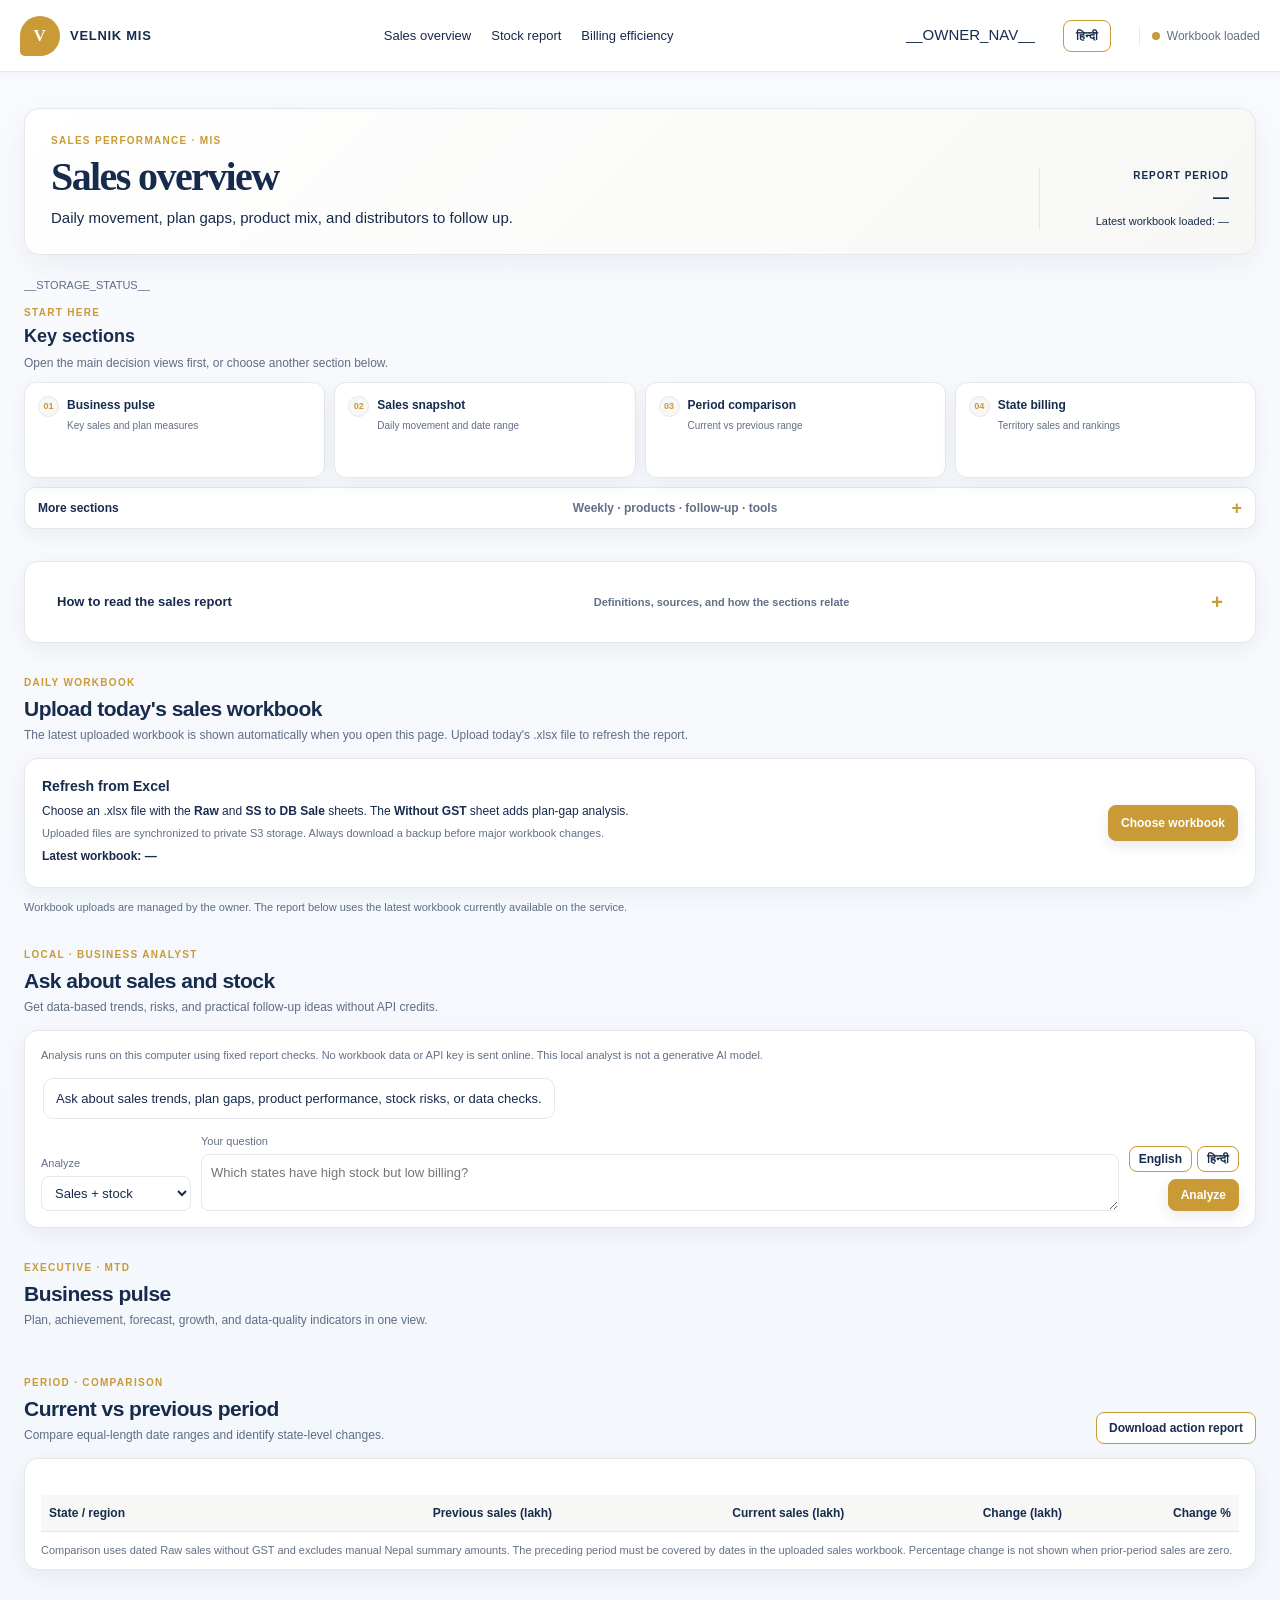
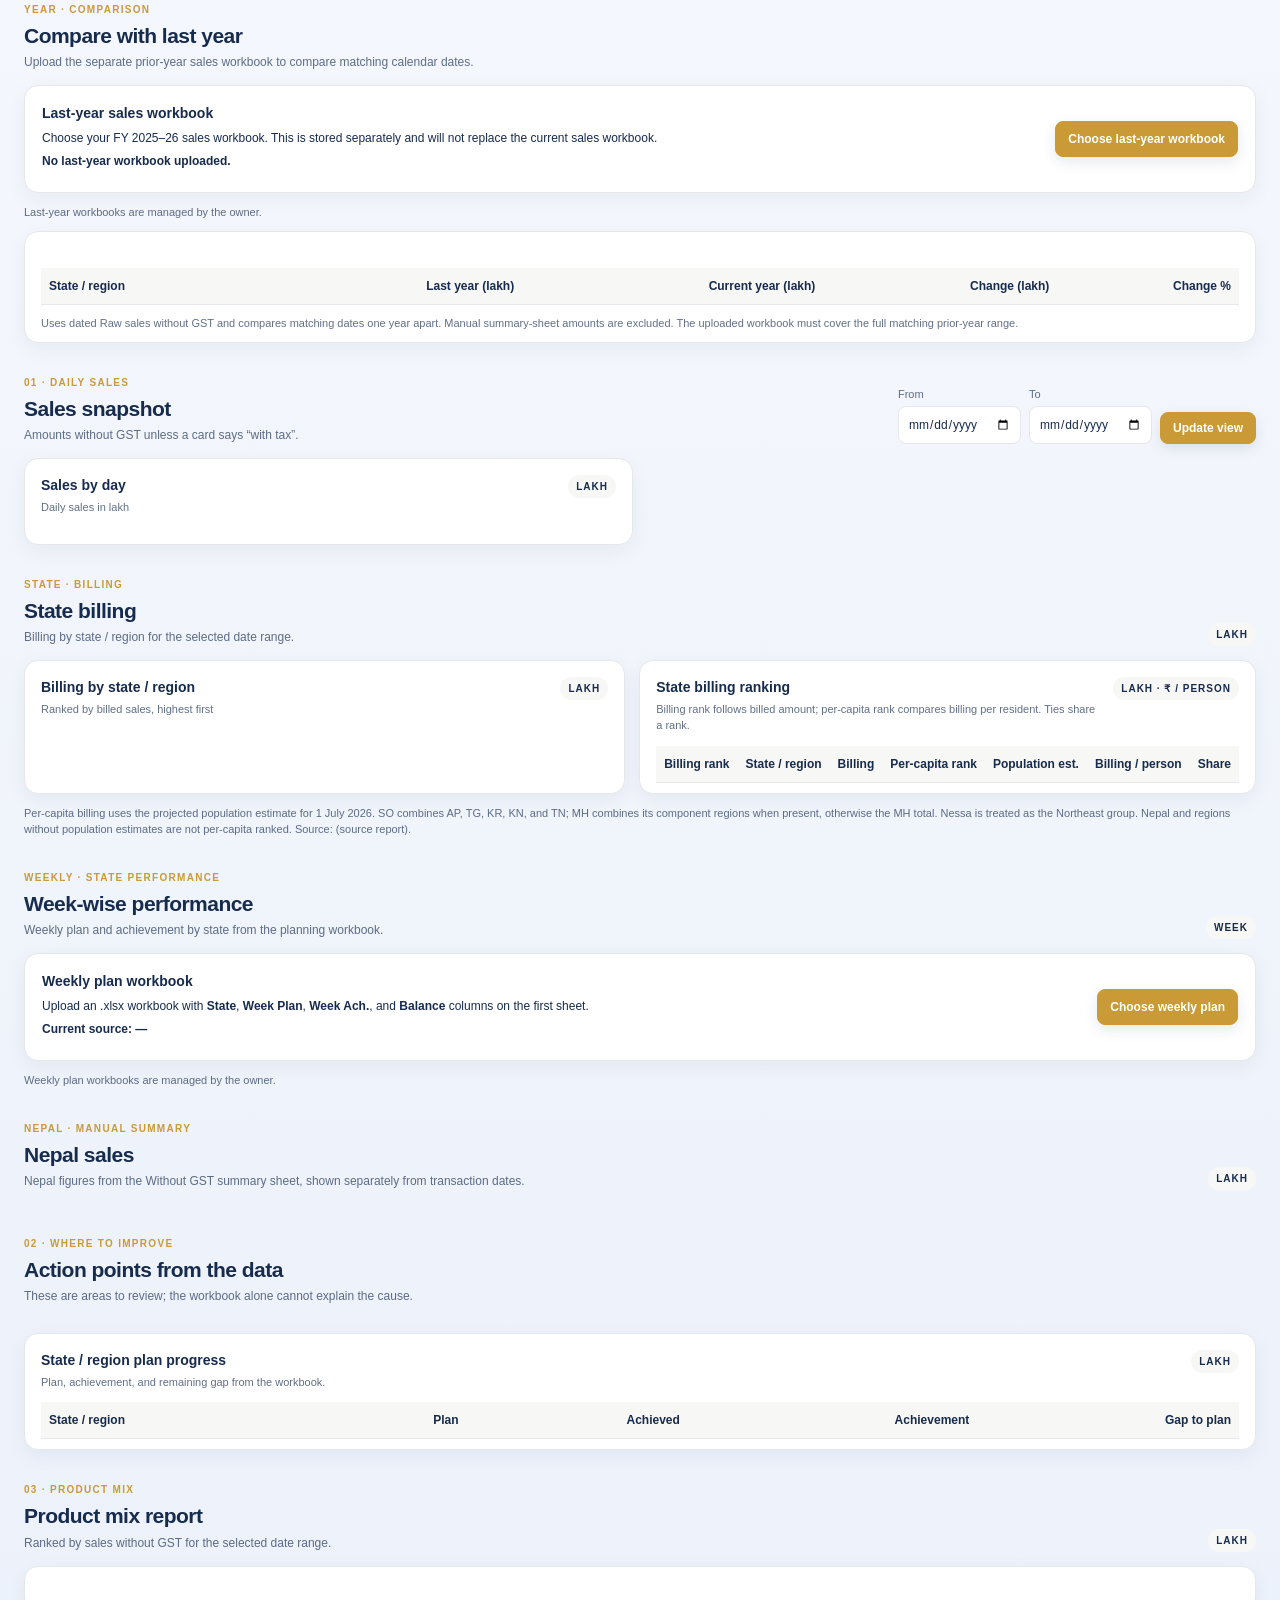
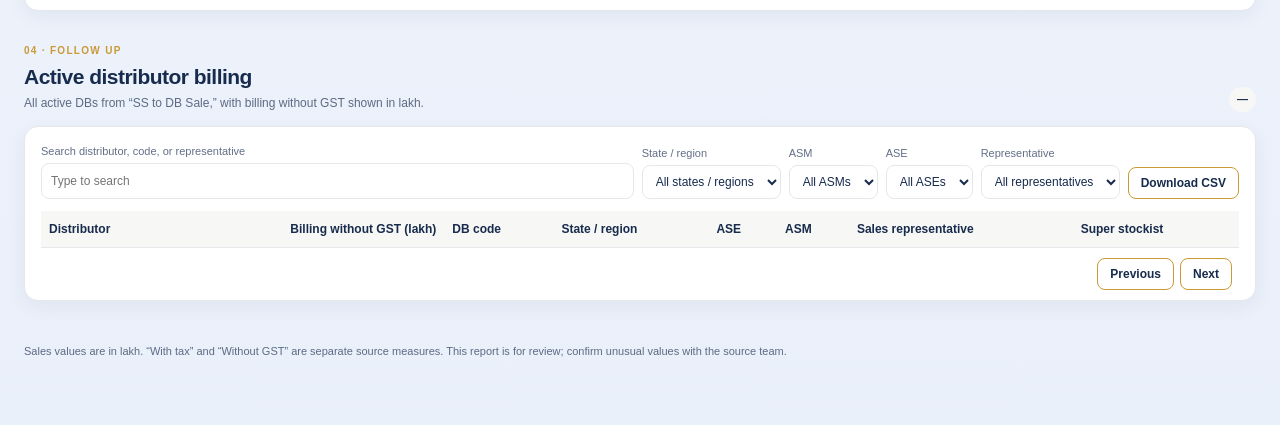
<file: templates/index.html>
<!doctype html>
<html lang="en">
<head>
  <meta charset="utf-8">
  <meta name="viewport" content="width=device-width, initial-scale=1">
  <title>Velnik MIS | Sales Analysis</title>
  <link rel="stylesheet" href="/static/styles.css">
  <script id="report-data" type="application/json">__REPORT_DATA__</script>
  <script src="/static/csv-utils.js" defer></script>
  <script src="/static/report-analysis.js" defer></script>
  <script src="/static/app.js" defer></script>
  <script src="/static/ai-chat.js" defer></script>
  <script src="/static/language.js" defer></script>
  <script src="/static/ui-enhancements.js" defer></script>
</head>
<body data-owner="__OWNER_SESSION__">
  <header class="topbar">
    <a class="brand" href="#top"><span class="brand-mark">V</span><span>VELNIK MIS</span></a>
    <nav aria-label="Main navigation">
      <a href="#top" aria-current="page">Sales overview</a>
      <a href="/stock">Stock report</a>
      <a href="/billing-efficiency">Billing efficiency</a>
    </nav>
    <div class="topbar-account">__OWNER_NAV__</div>
    <button class="button language-toggle" id="pageLanguageToggle" type="button" aria-label="पेज की भाषा हिंदी में बदलें">हिन्दी</button>
    <div class="source-chip"><span class="live-dot" aria-hidden="true"></span><span id="sourceName">Workbook loaded</span></div>
  </header>

  <main class="page" id="top">
    <section class="hero">
      <div>
        <p class="kicker">SALES PERFORMANCE · MIS</p>
        <h1>Sales overview</h1>
        <p class="hero-copy">Daily movement, plan gaps, product mix, and distributors to follow up.</p>
      </div>
      <div class="as-of"><span>REPORT PERIOD</span><strong id="periodLabel">—</strong><small id="sourceLoadedAt">Latest workbook loaded: —</small></div>
    </section>
    <p class="muted small storage-status">__STORAGE_STATUS__</p>

    <section class="section report-map" id="report-map" aria-label="Key report sections">
      <div class="report-map-heading"><div><p class="kicker">START HERE</p><h2>Key sections</h2><p class="muted">Open the main decision views first, or choose another section below.</p></div></div>
      <div class="report-shortcuts">
        <a class="report-shortcut" href="#executive-pulse"><span class="shortcut-number">01</span><strong>Business pulse</strong><small>Key sales and plan measures</small></a>
        <a class="report-shortcut" href="#snapshot"><span class="shortcut-number">02</span><strong>Sales snapshot</strong><small>Daily movement and date range</small></a>
        <a class="report-shortcut" href="#period-comparison"><span class="shortcut-number">03</span><strong>Period comparison</strong><small>Current vs previous range</small></a>
        <a class="report-shortcut" href="#state-billing"><span class="shortcut-number">04</span><strong>State billing</strong><small>Territory sales and rankings</small></a>
        <details class="more-sections"><summary>More sections <span class="muted">Weekly · products · follow-up · tools</span></summary><div class="more-section-links"><a href="#year-comparison">Year-over-year</a><a href="#weekly">Weekly performance</a><a href="#nepal">Nepal sales</a><a href="#improve">Action points and data checks</a><a href="#products">Product mix</a><a href="#distributors">Distributor billing</a><a href="#ai-analysis">Local analysis</a><a href="#recurring">Workbook upload</a><a href="#report-guide">How to read this report</a></div></details>
      </div>
    </section>

    <section class="section" id="report-guide">
      <details class="panel report-guide">
        <summary><span>How to read the sales report</span><span class="muted small">Definitions, sources, and how the sections relate</span></summary>
        <div class="guide-grid">
          <article><h3>Business pulse</h3><p>Headline sales, plan, growth, and quality figures. Date filters update the sales measures for the selected range.</p></article>
          <article><h3>Period comparisons</h3><p>Current vs previous compares equal-length date ranges. Year-over-year compares matching calendar dates from the separate prior-year workbook.</p></article>
          <article><h3>Sales snapshot and state billing</h3><p>The daily chart and state totals use dated sales without GST, shown in lakh. Per-capita billing divides state billing by an estimated population.</p></article>
          <article><h3>Weekly performance</h3><p>Weekly plan, achievement, and balance come from the separate weekly plan workbook. They are not recalculated from the selected daily date range.</p></article>
          <article><h3>Nepal sales</h3><p>Manually maintained summary figures are shown separately from dated transactions. The report checks whether those figures are already included before adding them to totals.</p></article>
          <article><h3>Action points and product mix</h3><p>Action points flag patterns to review; they do not explain the cause. Product mix ranks sales by product for the selected date range.</p></article>
          <article><h3>Distributor billing</h3><p>This list includes active DBs from “SS to DB Sale.” Billing without GST comes from the workbook's “Value In Lacs without Tax” column.</p></article>
        </div>
      </details>
    </section>

    <section class="section" id="recurring">
      <div class="section-heading"><div><p class="kicker">DAILY WORKBOOK</p><h2>Upload today's sales workbook</h2><p class="muted">The latest uploaded workbook is shown automatically when you open this page. Upload today's .xlsx file to refresh the report.</p></div></div>
      <!--OWNER-ONLY--><article class="refresh-panel">
        <div><h3>Refresh from Excel</h3><p>Choose an .xlsx file with the <strong>Raw</strong> and <strong>SS to DB Sale</strong> sheets. The <strong>Without GST</strong> sheet adds plan-gap analysis.</p><p class="muted small">Uploaded files are synchronized to private S3 storage. Always download a backup before major workbook changes.</p><p id="uploadStatus" class="upload-status" role="status">Latest workbook: —</p></div>
        <label class="button primary upload-button" for="workbookFile">Choose workbook<input id="workbookFile" type="file" accept=".xlsx" hidden></label>
      </article><!--/OWNER-ONLY-->
      <!--GUEST-ONLY--><p class="muted small">Workbook uploads are managed by the owner. The report below uses the latest workbook currently available on the service.</p><!--/GUEST-ONLY-->
      <div class="footnote" id="dateWarning"></div>
    </section>

    <section class="section" id="ai-analysis">
      <div class="section-heading">
        <div><p class="kicker">LOCAL · BUSINESS ANALYST</p><h2>Ask about sales and stock</h2><p class="muted">Get data-based trends, risks, and practical follow-up ideas without API credits.</p></div>
      </div>
      <article class="panel ai-chat">
        <p class="muted small">Analysis runs on this computer using fixed report checks. No workbook data or API key is sent online. This local analyst is not a generative AI model.</p>
        <div id="aiChatMessages" class="ai-chat-messages" aria-live="polite">
          <p class="ai-message assistant">Ask about sales trends, plan gaps, product performance, stock risks, or data checks.</p>
        </div>
        <form id="aiChatForm" class="ai-chat-form">
          <label>Analyze
            <select id="aiChatScope">
              <option value="both">Sales + stock</option>
              <option value="sales">Sales only</option>
              <option value="stock">Stock only</option>
            </select>
          </label>
          <label class="ai-question-label">Your question
            <textarea id="aiChatQuestion" rows="2" maxlength="1500" placeholder="Which states have high stock but low billing?" required></textarea>
          </label>
          <div class="ai-chat-actions">
            <div class="language-buttons" role="group" aria-label="Analysis language">
              <button class="button language-button selected" type="button" data-language="en" aria-pressed="true">English</button>
              <button class="button language-button" type="button" data-language="hi" aria-pressed="false">हिन्दी</button>
            </div>
            <button id="aiChatSubmit" class="button primary" type="submit">Analyze</button>
          </div>
        </form>
      </article>
    </section>

    <section class="section executive-section" id="executive-pulse" aria-labelledby="executiveKpiTitle">
      <div class="section-heading"><div><p class="kicker">EXECUTIVE · MTD</p><h2 id="executiveKpiTitle">Business pulse</h2><p class="muted">Plan, achievement, forecast, growth, and data-quality indicators in one view.</p></div></div>
      <section class="stats" id="stats" aria-label="Executive key sales figures"></section>
    </section>

    <section class="section" id="period-comparison">
      <div class="section-heading">
        <div><p class="kicker">PERIOD · COMPARISON</p><h2>Current vs previous period</h2><p class="muted">Compare equal-length date ranges and identify state-level changes.</p></div>
        <button class="button" id="downloadActionReport" type="button">Download action report</button>
      </div>
      <article class="panel table-panel period-comparison-panel">
        <p id="comparisonStatus" class="muted small" aria-live="polite"></p>
        <div id="comparisonSummary" class="comparison-summary"></div>
        <div class="table-scroll">
          <table>
            <thead><tr><th>State / region</th><th class="num">Previous sales (lakh)</th><th class="num">Current sales (lakh)</th><th class="num">Change (lakh)</th><th class="num">Change %</th></tr></thead>
            <tbody id="comparisonRows"></tbody>
          </table>
        </div>
        <p class="muted small">Comparison uses dated Raw sales without GST and excludes manual Nepal summary amounts. The preceding period must be covered by dates in the uploaded sales workbook. Percentage change is not shown when prior-period sales are zero.</p>
      </article>
    </section>

    <section class="section" id="year-comparison">
      <div class="section-heading">
        <div><p class="kicker">YEAR · COMPARISON</p><h2>Compare with last year</h2><p class="muted">Upload the separate prior-year sales workbook to compare matching calendar dates.</p></div>
      </div>
      <!--OWNER-ONLY--><article class="refresh-panel">
        <div><h3>Last-year sales workbook</h3><p>Choose your FY 2025–26 sales workbook. This is stored separately and will not replace the current sales workbook.</p><p id="lastYearUploadStatus" class="upload-status" role="status">No last-year workbook uploaded.</p></div>
        <label class="button primary upload-button" for="lastYearWorkbookFile">Choose last-year workbook<input id="lastYearWorkbookFile" type="file" accept=".xlsx" hidden></label>
      </article><!--/OWNER-ONLY-->
      <!--GUEST-ONLY--><p class="muted small">Last-year workbooks are managed by the owner.</p><!--/GUEST-ONLY-->
      <article class="panel table-panel period-comparison-panel">
        <p id="yearComparisonStatus" class="muted small" aria-live="polite"></p>
        <div id="yearComparisonSummary" class="comparison-summary"></div>
        <div class="table-scroll">
          <table>
            <thead><tr><th>State / region</th><th class="num">Last year (lakh)</th><th class="num">Current year (lakh)</th><th class="num">Change (lakh)</th><th class="num">Change %</th></tr></thead>
            <tbody id="yearComparisonRows"></tbody>
          </table>
        </div>
        <p class="muted small">Uses dated Raw sales without GST and compares matching dates one year apart. Manual summary-sheet amounts are excluded. The uploaded workbook must cover the full matching prior-year range.</p>
      </article>
    </section>

    <section class="section" id="snapshot">
      <div class="section-heading">
        <div><p class="kicker">01 · DAILY SALES</p><h2>Sales snapshot</h2><p class="muted">Amounts without GST unless a card says “with tax”.</p></div>
        <div class="date-filters">
          <label>From <input type="date" id="dateFrom"></label>
          <label>To <input type="date" id="dateTo"></label>
          <button class="button primary" id="applyDates" type="button">Update view</button>
        </div>
      </div>
      <div class="grid two">
        <article class="panel">
          <div class="panel-heading"><div><h3>Sales by day</h3><p class="muted" id="dailyCaption">Daily sales in lakh</p></div><span class="unit">LAKH</span></div>
          <div id="dailyChart" role="img" aria-label="Daily sales chart"></div>
        </article>
      </div>
    </section>

    <section class="section" id="state-billing">
      <div class="section-heading"><div><p class="kicker">STATE · BILLING</p><h2>State billing</h2><p class="muted" id="stateBillingCaption">Billing by state / region for the selected date range.</p></div><span class="unit">LAKH</span></div>
      <div class="grid two">
        <article class="panel">
          <div class="panel-heading"><div><h3>Billing by state / region</h3><p class="muted">Ranked by billed sales, highest first</p></div><span class="unit">LAKH</span></div>
          <div id="stateBillingChart" class="bar-list" role="img" aria-label="Billing by state or region"></div>
        </article>
        <article class="panel table-panel">
          <div class="panel-heading"><div><h3>State billing ranking</h3><p class="muted">Billing rank follows billed amount; per-capita rank compares billing per resident. Ties share a rank.</p></div><span class="unit">LAKH · ₹ / PERSON</span></div>
          <div class="table-scroll">
            <table><thead><tr><th>Billing rank</th><th>State / region</th><th class="num">Billing</th><th class="num">Per-capita rank</th><th class="num">Population est.</th><th class="num">Billing / person</th><th class="num">Share</th></tr></thead><tbody id="stateBillingRows"></tbody></table>
          </div>
        </article>
      </div>
      <p class="muted small">Per-capita billing uses the projected population estimate for 1 July 2026. SO combines AP, TG, KR, KN, and TN; MH combines its component regions when present, otherwise the MH total. Nessa is treated as the Northeast group. Nepal and regions without population estimates are not per-capita ranked. Source: <span id="populationSourceLabel"></span> (<a id="populationSourceLink" target="_blank" rel="noopener noreferrer">source report</a>).</p>
    </section>

    <section class="section" id="weekly">
      <div class="section-heading">
        <div><p class="kicker">WEEKLY · STATE PERFORMANCE</p><h2>Week-wise performance</h2><p class="muted" id="weeklyCaption">Weekly plan and achievement by state from the planning workbook.</p></div>
        <span class="unit" id="weeklyPeriod">WEEK</span>
      </div>
      <!--OWNER-ONLY--><article class="refresh-panel weekly-upload-panel">
        <div><h3>Weekly plan workbook</h3><p>Upload an .xlsx workbook with <strong>State</strong>, <strong>Week Plan</strong>, <strong>Week Ach.</strong>, and <strong>Balance</strong> columns on the first sheet.</p><p id="weeklyUploadStatus" class="upload-status" role="status">Current source: —</p></div>
        <label class="button primary upload-button" for="weeklyWorkbookFile">Choose weekly plan<input id="weeklyWorkbookFile" type="file" accept=".xlsx" hidden></label>
      </article><!--/OWNER-ONLY-->
      <!--GUEST-ONLY--><p class="muted small">Weekly plan workbooks are managed by the owner.</p><!--/GUEST-ONLY-->
      <div id="weeklyEmpty" class="panel" hidden>No weekly plan is loaded.</div>
      <div id="weeklyContent" hidden>
        <div id="weeklyWarnings" class="quality-notes" aria-live="polite"></div>
        <div id="weeklyStats" class="stats"></div>
        <div id="weeklyInsights" class="insight-grid"></div>
        <article class="panel table-panel">
          <div class="panel-heading"><div><h3>Weekly performance by state / region</h3><p class="muted">Values are taken from the weekly planning workbook.</p></div><span class="unit">LAKH</span></div>
          <div class="table-scroll">
            <table><thead><tr><th>State / region</th><th class="num">Week plan</th><th class="num">Week achievement</th><th class="num">Achievement</th><th class="num">Balance</th></tr></thead><tbody id="weeklyRows"></tbody></table>
          </div>
        </article>
      </div>
    </section>

    <section class="section" id="nepal">
      <div class="section-heading"><div><p class="kicker">NEPAL · MANUAL SUMMARY</p><h2>Nepal sales</h2><p class="muted">Nepal figures from the Without GST summary sheet, shown separately from transaction dates.</p></div><span class="unit">LAKH</span></div>
      <div id="nepalPanel" class="nepal-grid"></div>
    </section>

    <section class="section" id="improve">
      <div class="section-heading"><div><p class="kicker">02 · WHERE TO IMPROVE</p><h2>Action points from the data</h2><p class="muted">These are areas to review; the workbook alone cannot explain the cause.</p></div></div>
      <div id="insights" class="insight-grid"></div>
      <article class="panel table-panel">
        <div class="panel-heading"><div><h3>State / region plan progress</h3><p class="muted" id="planCaption">Plan, achievement, and remaining gap from the workbook.</p></div><span class="unit">LAKH</span></div>
        <div class="table-scroll">
          <table><thead><tr><th>State / region</th><th class="num">Plan</th><th class="num">Achieved</th><th class="num">Achievement</th><th class="num">Gap to plan</th></tr></thead><tbody id="planRows"></tbody></table>
        </div>
      </article>
      <div id="qualityNotes" class="quality-notes" aria-live="polite"></div>
    </section>

    <section class="section" id="products">
      <div class="section-heading"><div><p class="kicker">03 · PRODUCT MIX</p><h2>Product mix report</h2><p class="muted">Ranked by sales without GST for the selected date range.</p></div><span class="unit">LAKH</span></div>
      <article class="panel"><div id="productBars" class="bar-list" role="img" aria-label="Product sales chart"></div><p class="muted small" id="productCaption"></p></article>
    </section>

    <section class="section" id="distributors">
      <div class="section-heading"><div><p class="kicker">04 · FOLLOW UP</p><h2>Active distributor billing</h2><p class="muted">All active DBs from “SS to DB Sale,” with billing without GST shown in lakh.</p></div><span class="status-pill" id="followCount">—</span></div>
      <article class="panel table-panel">
        <div class="table-tools">
          <label class="search-label">Search distributor, code, or representative<input id="followSearch" type="search" placeholder="Type to search"></label>
          <label>State / region<select id="stateFilter"><option value="">All states / regions</option></select></label>
          <label>ASM<select id="asmFilter"><option value="">All ASMs</option></select></label>
          <label>ASE<select id="aseFilter"><option value="">All ASEs</option></select></label>
          <label>Representative<select id="repFilter"><option value="">All representatives</option></select></label>
          <button class="button" id="downloadCsv" type="button">Download CSV</button>
        </div>
        <div class="table-scroll">
          <table><thead><tr><th>Distributor</th><th class="num">Billing without GST (lakh)</th><th>DB code</th><th>State / region</th><th>ASE</th><th>ASM</th><th>Sales representative</th><th>Super stockist</th></tr></thead><tbody id="followRows"></tbody></table>
        </div>
        <div class="table-footer"><span id="pageSummary" aria-live="polite"></span><div class="pagination"><button class="button" id="prevPage" type="button">Previous</button><button class="button" id="nextPage" type="button">Next</button></div></div>
      </article>
    </section>

    <footer>Sales values are in lakh. “With tax” and “Without GST” are separate source measures. This report is for review; confirm unusual values with the source team.</footer>
  </main>
</body>
</html>
</file>
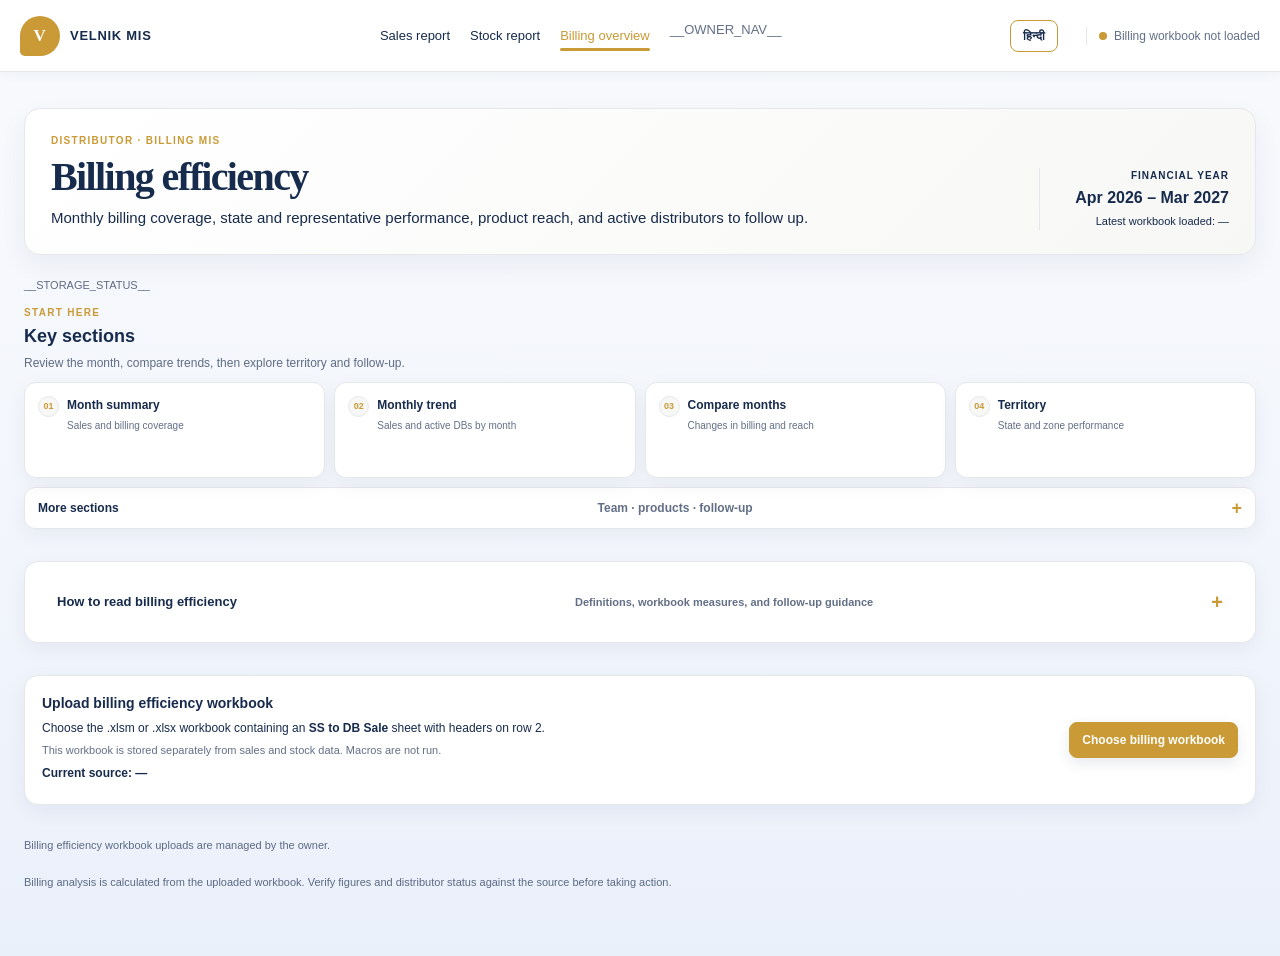
<file: templates/billing_efficiency.html>
<!doctype html>
<html lang="en">
<head>
  <meta charset="utf-8">
  <meta name="viewport" content="width=device-width, initial-scale=1">
  <title>Velnik MIS | Billing Efficiency</title>
  <link rel="stylesheet" href="/static/styles.css">
  <script id="billing-data" type="application/json">__BILLING_DATA__</script>
  <script src="/static/csv-utils.js" defer></script>
  <script src="/static/billing-efficiency.js" defer></script>
  <script src="/static/language.js" defer></script>
  <script src="/static/ui-enhancements.js" defer></script>
</head>
<body data-owner="__OWNER_SESSION__">
  <header class="topbar">
    <a class="brand" href="/"><span class="brand-mark">V</span><span>VELNIK MIS</span></a>
    <nav aria-label="Main navigation">
      <a href="/">Sales report</a>
      <a href="/stock">Stock report</a>
      <a href="#top" aria-current="page">Billing overview</a>
      __OWNER_NAV__
    </nav>
    <button class="button language-toggle" id="pageLanguageToggle" type="button" aria-label="पेज की भाषा हिंदी में बदलें">हिन्दी</button>
    <div class="source-chip"><span class="live-dot" aria-hidden="true"></span><span id="billingSource">Billing workbook not loaded</span></div>
  </header>

  <main class="page" id="top">
    <section class="hero">
      <div>
        <p class="kicker">DISTRIBUTOR · BILLING MIS</p>
        <h1>Billing efficiency</h1>
        <p class="hero-copy">Monthly billing coverage, state and representative performance, product reach, and active distributors to follow up.</p>
      </div>
      <div class="as-of"><span>FINANCIAL YEAR</span><strong>Apr 2026 – Mar 2027</strong><small id="billingLoadedAt">Latest workbook loaded: —</small></div>
    </section>
    <p class="muted small storage-status">__STORAGE_STATUS__</p>

    <section class="section report-map" id="report-map" aria-label="Key report sections">
      <div class="report-map-heading"><div><p class="kicker">START HERE</p><h2>Key sections</h2><p class="muted">Review the month, compare trends, then explore territory and follow-up.</p></div></div>
      <div class="report-shortcuts">
        <a class="report-shortcut" href="#billing-summary"><span class="shortcut-number">01</span><strong>Month summary</strong><small>Sales and billing coverage</small></a>
        <a class="report-shortcut" href="#monthly-trend"><span class="shortcut-number">02</span><strong>Monthly trend</strong><small>Sales and active DBs by month</small></a>
        <a class="report-shortcut" href="#month-comparison"><span class="shortcut-number">03</span><strong>Compare months</strong><small>Changes in billing and reach</small></a>
        <a class="report-shortcut" href="#billing-states"><span class="shortcut-number">04</span><strong>Territory</strong><small>State and zone performance</small></a>
        <details class="more-sections"><summary>More sections <span class="muted">Team · products · follow-up</span></summary><div class="more-section-links"><a href="#billing-team">Representative performance</a><a href="#billing-products">Product coverage</a><a href="#zero-billing">Zero-billing follow-up</a><a href="#report-guide">How to read this report</a><a href="#billing-upload">Workbook upload</a></div></details>
      </div>
    </section>

    <section class="section" id="report-guide">
      <details class="panel report-guide">
        <summary><span>How to read billing efficiency</span><span class="muted small">Definitions, workbook measures, and follow-up guidance</span></summary>
        <div class="guide-grid">
          <article><h3>Selected month summary</h3><p>The month selector changes the summary cards and the state, zone, representative, product, and zero-billing details.</p></article>
          <article><h3>Billing efficiency</h3><p>Efficiency is billed active distributor codes divided by active distributor codes. A billed distributor has positive Value In Lacs for that month.</p></article>
          <article><h3>Monthly trend</h3><p>Each row shows one workbook month. Compare sales and distributor coverage together; a larger sales total does not always mean more distributors billed.</p></article>
          <article><h3>State, zone, and representative</h3><p>Sales and coverage are grouped using the labels in the billing workbook. Representative assignment uses its Res SR/SO Name field.</p></article>
          <article><h3>Product billing coverage</h3><p>Coverage counts active distributors with a positive value in each product column. Product amounts are omitted because the workbook does not define their unit.</p></article>
          <article><h3>Active distributors without positive billing</h3><p>This follow-up list includes active codes with zero or negative net billing in the selected month. Confirm the workbook row and current account status before acting.</p></article>
        </div>
      </details>
    </section>

    <!--OWNER-ONLY--><section class="section" id="billing-upload">
      <article class="refresh-panel">
        <div>
          <h3>Upload billing efficiency workbook</h3>
          <p>Choose the .xlsm or .xlsx workbook containing an <strong>SS to DB Sale</strong> sheet with headers on row 2.</p>
          <p class="muted small">This workbook is stored separately from sales and stock data. Macros are not run.</p>
          <p id="billingUploadStatus" class="upload-status" role="status">Current source: —</p>
        </div>
        <label class="button primary upload-button" for="billingWorkbookFile">Choose billing workbook<input id="billingWorkbookFile" type="file" accept=".xlsm,.xlsx" hidden></label>
      </article>
    </section><!--/OWNER-ONLY-->
    <!--GUEST-ONLY--><p class="muted small">Billing efficiency workbook uploads are managed by the owner.</p><!--/GUEST-ONLY-->

    <div id="billingEmpty" class="panel stock-empty" hidden>
      <h2>Upload a billing efficiency workbook to build this report</h2>
      <p class="muted">The owner can upload the separate billing workbook. Existing sales and stock reports will not be changed.</p>
    </div>

    <div id="billingContent" hidden>
      <section class="section" id="billing-summary">
        <div class="table-tools">
          <label>Month<select id="billingMonthFilter"></select></label>
        </div>
        <div class="stats" id="billingStats" aria-label="Billing efficiency summary"></div>
      </section>

      <section class="section" id="monthly-trend">
        <div class="section-heading"><div><p class="kicker">01 · MONTHLY TREND</p><h2>Billing coverage by month</h2><p class="muted">Efficiency is active distributors with positive Value In Lacs divided by active distributor codes.</p></div><span class="unit">LAKH · %</span></div>
        <article class="panel table-panel">
          <div class="table-scroll"><table><thead><tr><th>Month</th><th class="num">Sales (lakh)</th><th class="num">Active DBs</th><th class="num">Billed active DBs</th><th class="num">Active zero billing</th><th class="num">Efficiency</th></tr></thead><tbody id="billingMonthlyRows"></tbody></table></div>
        </article>
      </section>

      <section class="section" id="month-comparison">
        <div class="section-heading"><div><p class="kicker">MONTH · CHANGE</p><h2>Compare two months</h2><p class="muted">Compare billing, distributor coverage, and efficiency using the same workbook measures.</p></div></div>
        <article class="panel period-comparison-panel">
          <div class="month-comparison-controls">
            <label>First month<select id="billingCompareMonthA"></select></label>
            <label>Second month<select id="billingCompareMonthB"></select></label>
          </div>
          <p class="muted small" id="billingCompareCaption" aria-live="polite"></p>
          <div id="billingComparisonSummary" class="comparison-summary"></div>
          <div class="table-scroll">
            <table><thead><tr><th>State / region</th><th class="num" id="billingCompareHeadA">First month sales</th><th class="num" id="billingCompareHeadB">Second month sales</th><th class="num">Change (lakh)</th><th class="num">Change %</th></tr></thead><tbody id="billingComparisonRows"></tbody></table>
          </div>
        </article>
      </section>

      <section class="section" id="billing-states">
        <div class="section-heading"><div><p class="kicker">02 · TERRITORY</p><h2>State and zone performance</h2><p class="muted" id="billingTerritoryCaption">Selected month breakdown.</p></div><span class="unit">LAKH</span></div>
        <div class="grid two">
          <article class="panel table-panel"><div class="panel-heading"><div><h3>State / region</h3><p class="muted">Ranked by sales value</p></div></div><div class="table-scroll"><table><thead><tr><th>State / region</th><th class="num">Sales (lakh)</th><th class="num">Active DBs</th><th class="num">Billed DBs</th><th class="num">Efficiency</th></tr></thead><tbody id="billingStateRows"></tbody></table></div></article>
          <article class="panel table-panel"><div class="panel-heading"><div><h3>Zone</h3><p class="muted">Ranked by sales value</p></div></div><div class="table-scroll"><table><thead><tr><th>Zone</th><th class="num">Sales (lakh)</th><th class="num">Active DBs</th><th class="num">Billed DBs</th><th class="num">Efficiency</th></tr></thead><tbody id="billingZoneRows"></tbody></table></div></article>
        </div>
      </section>

      <section class="section" id="billing-team">
        <div class="section-heading"><div><p class="kicker">03 · FIELD TEAM</p><h2>Representative performance</h2><p class="muted">Based on the workbook’s Res SR/SO Name field for the selected month.</p></div></div>
        <article class="panel table-panel"><div class="table-scroll"><table><thead><tr><th>Representative</th><th class="num">Sales (lakh)</th><th class="num">Active DBs</th><th class="num">Billed DBs</th><th class="num">Zero billing DBs</th><th class="num">Efficiency</th></tr></thead><tbody id="billingRepRows"></tbody></table></div></article>
      </section>

      <section class="section" id="billing-products">
        <div class="section-heading"><div><p class="kicker">04 · PRODUCT REACH</p><h2>Product billing coverage</h2><p class="muted">Counts active distributors with a positive value in each product column. Values themselves are not shown because the workbook does not specify their unit.</p></div></div>
        <article class="panel table-panel"><div class="table-scroll"><table><thead><tr><th>Product</th><th class="num">Active DBs billed</th><th class="num">Active DB coverage</th></tr></thead><tbody id="billingProductRows"></tbody></table></div></article>
      </section>

      <section class="section" id="zero-billing">
        <div class="section-heading"><div><p class="kicker">05 · FOLLOW UP</p><h2>Active distributors without positive billing</h2><p class="muted">Confirm the selected month's zero or negative net billing before follow-up.</p></div><button class="button" id="downloadZeroBilling" type="button">Download zero-billing CSV</button></div>
        <article class="panel table-panel">
          <div class="table-tools">
            <label class="search-label">Search name, code, state, or representative<input id="zeroBillingSearch" type="search" placeholder="Type to search"></label>
            <label>State / region<select id="zeroBillingStateFilter"><option value="">All states / regions</option></select></label>
            <span class="status-pill" id="zeroBillingCount"></span>
          </div>
          <div class="table-scroll"><table><thead><tr><th>DB code</th><th>Distributor</th><th>State / region</th><th>Zone</th><th>Super stockist</th><th>Representative</th></tr></thead><tbody id="zeroBillingRows"></tbody></table></div>
          <div class="table-footer"><span id="zeroBillingPageSummary" aria-live="polite"></span><div class="pagination"><button class="button" id="zeroBillingPrev" type="button">Previous</button><button class="button" id="zeroBillingNext" type="button">Next</button></div></div>
        </article>
      </section>

      <p class="muted small" id="billingQuality"></p>
      <p class="muted small">ASD and ASDF are present in the source workbook but are not interpreted because their meanings are not defined. Product coverage is based only on positive product-column values. Duplicate distributor-month rows are flagged; sales values from duplicate rows are included in totals.</p>
    </div>
    <footer>Billing analysis is calculated from the uploaded workbook. Verify figures and distributor status against the source before taking action.</footer>
  </main>
</body>
</html>
</file>
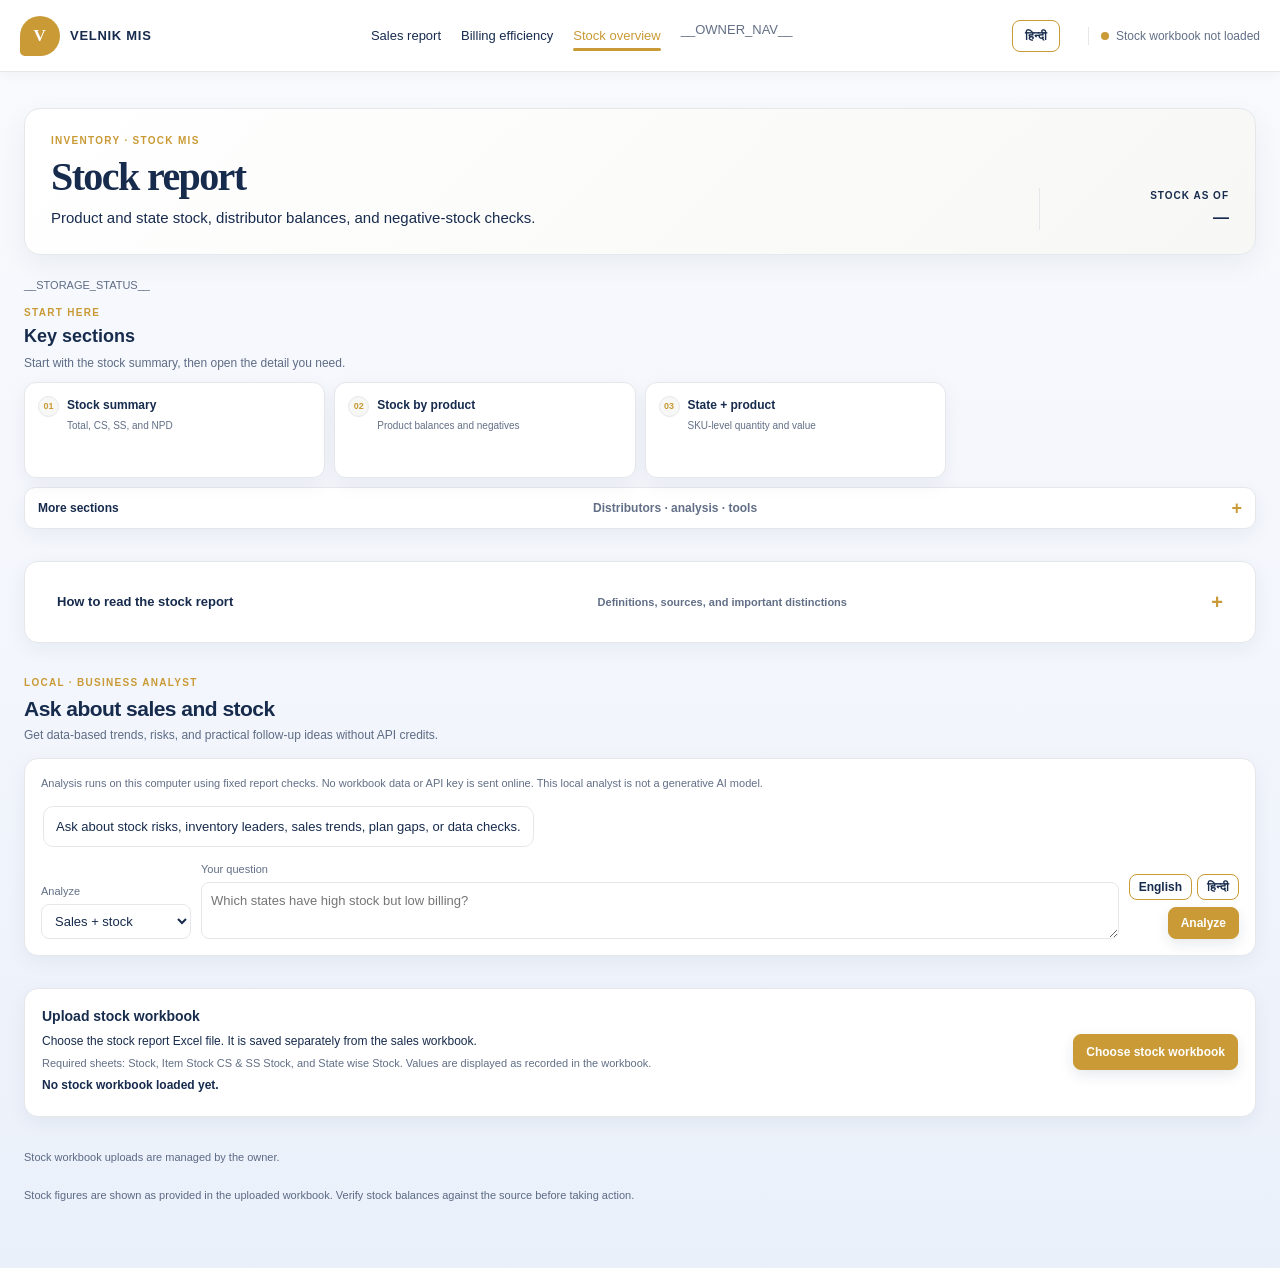
<file: templates/stock.html>
<!doctype html>
<html lang="en">
<head>
  <meta charset="utf-8">
  <meta name="viewport" content="width=device-width, initial-scale=1">
  <title>Velnik MIS | Stock Report</title>
  <link rel="stylesheet" href="/static/styles.css">
  <script id="stock-data" type="application/json">__STOCK_DATA__</script>
  <script src="/static/csv-utils.js" defer></script>
  <script src="/static/stock.js" defer></script>
  <script src="/static/ai-chat.js" defer></script>
  <script src="/static/language.js" defer></script>
  <script src="/static/ui-enhancements.js" defer></script>
</head>
<body data-owner="__OWNER_SESSION__">
  <header class="topbar">
    <a class="brand" href="/"><span class="brand-mark">V</span><span>VELNIK MIS</span></a>
    <nav aria-label="Main navigation">
      <a href="/">Sales report</a>
      <a href="/billing-efficiency">Billing efficiency</a>
      <a href="#top" aria-current="page">Stock overview</a>
      __OWNER_NAV__
    </nav>
    <button class="button language-toggle" id="pageLanguageToggle" type="button" aria-label="पेज की भाषा हिंदी में बदलें">हिन्दी</button>
    <div class="source-chip"><span class="live-dot" aria-hidden="true"></span><span id="stockSource">Stock workbook not loaded</span></div>
  </header>

  <main class="page" id="top">
    <section class="hero">
      <div>
        <p class="kicker">INVENTORY · STOCK MIS</p>
        <h1>Stock report</h1>
        <p class="hero-copy">Product and state stock, distributor balances, and negative-stock checks.</p>
      </div>
      <div class="as-of"><span>STOCK AS OF</span><strong id="stockDate">—</strong></div>
    </section>
    <p class="muted small storage-status">__STORAGE_STATUS__</p>

    <section class="section report-map" id="report-map" aria-label="Key report sections">
      <div class="report-map-heading"><div><p class="kicker">START HERE</p><h2>Key sections</h2><p class="muted">Start with the stock summary, then open the detail you need.</p></div></div>
      <div class="report-shortcuts">
        <a class="report-shortcut" href="#stock-summary"><span class="shortcut-number">01</span><strong>Stock summary</strong><small>Total, CS, SS, and NPD</small></a>
        <a class="report-shortcut" href="#stock-products"><span class="shortcut-number">02</span><strong>Stock by product</strong><small>Product balances and negatives</small></a>
        <a class="report-shortcut" href="#stock-state-products"><span class="shortcut-number">03</span><strong>State + product</strong><small>SKU-level quantity and value</small></a>
        <details class="more-sections"><summary>More sections <span class="muted">Distributors · analysis · tools</span></summary><div class="more-section-links"><a href="#stock-distributors">Stock by distributor</a><a href="#ai-analysis">Local analysis</a><a href="#report-guide">How to read this report</a><a href="#stock-upload">Workbook upload</a></div></details>
      </div>
    </section>

    <section class="section" id="report-guide">
      <details class="panel report-guide">
        <summary><span>How to read the stock report</span><span class="muted small">Definitions, sources, and important distinctions</span></summary>
        <div class="guide-grid">
          <article><h3>Stock summary</h3><p>Total, CS, and SS values come from Item Stock CS &amp; SS Stock. NPD is reported separately and is not added to the product totals.</p></article>
          <article><h3>Stock by product</h3><p>Product balances are ranked by workbook total. Negative stock counts and amounts are shown as recorded in the source workbook.</p></article>
          <article><h3>State and product detail</h3><p>SKU-level quantity and value rows come from Master Data. Search and filters update both the grouped summary and detailed rows; the detailed CSV follows those filters.</p></article>
          <article><h3>Stock by distributor</h3><p>Distributor balances are summarized from the Stock sheet. The CSV download comes from State wise Stock and includes product rows for the selected state.</p></article>
        </div>
      </details>
    </section>

    <section class="section" id="ai-analysis">
      <div class="section-heading">
        <div><p class="kicker">LOCAL · BUSINESS ANALYST</p><h2>Ask about sales and stock</h2><p class="muted">Get data-based trends, risks, and practical follow-up ideas without API credits.</p></div>
      </div>
      <article class="panel ai-chat">
        <p class="muted small">Analysis runs on this computer using fixed report checks. No workbook data or API key is sent online. This local analyst is not a generative AI model.</p>
        <div id="aiChatMessages" class="ai-chat-messages" aria-live="polite">
          <p class="ai-message assistant">Ask about stock risks, inventory leaders, sales trends, plan gaps, or data checks.</p>
        </div>
        <form id="aiChatForm" class="ai-chat-form">
          <label>Analyze
            <select id="aiChatScope">
              <option value="both">Sales + stock</option>
              <option value="sales">Sales only</option>
              <option value="stock">Stock only</option>
            </select>
          </label>
          <label class="ai-question-label">Your question
            <textarea id="aiChatQuestion" rows="2" maxlength="1500" placeholder="Which states have high stock but low billing?" required></textarea>
          </label>
          <div class="ai-chat-actions">
            <div class="language-buttons" role="group" aria-label="Analysis language">
              <button class="button language-button selected" type="button" data-language="en" aria-pressed="true">English</button>
              <button class="button language-button" type="button" data-language="hi" aria-pressed="false">हिन्दी</button>
            </div>
            <button id="aiChatSubmit" class="button primary" type="submit">Analyze</button>
          </div>
        </form>
      </article>
    </section>

    <!--OWNER-ONLY--><section class="section" id="stock-upload">
      <article class="refresh-panel">
        <div>
          <h3>Upload stock workbook</h3>
          <p>Choose the stock report Excel file. It is saved separately from the sales workbook.</p>
          <p class="muted small">Required sheets: Stock, Item Stock CS &amp; SS Stock, and State wise Stock. Values are displayed as recorded in the workbook.</p>
          <p id="stockUploadStatus" class="upload-status" role="status">No stock workbook loaded yet.</p>
        </div>
        <label class="button primary upload-button" for="stockWorkbookFile">Choose stock workbook<input id="stockWorkbookFile" type="file" accept=".xlsx" hidden></label>
      </article>
    </section><!--/OWNER-ONLY-->
    <!--GUEST-ONLY--><p class="muted small">Stock workbook uploads are managed by the owner.</p><!--/GUEST-ONLY-->

    <div id="stockEmpty" class="panel stock-empty" hidden>
      <h2>Stock report unavailable</h2>
      <p id="stockEmptyMessage" class="muted">The stock report is not available yet. The owner can sign in to upload a stock workbook.</p>
    </div>

    <div id="stockContent" hidden>
      <section class="stats" id="stock-summary" aria-label="Key stock figures"></section>

      <section class="section" id="stock-products">
        <div class="section-heading">
          <div><p class="kicker">01 · STOCK MIX</p><h2>Stock by product</h2><p class="muted">CS and SS balances and negative stock from the workbook.</p></div>
          <span class="unit">WORKBOOK VALUE</span>
        </div>
        <div class="grid two">
          <article class="panel">
            <div class="panel-heading"><div><h3>Highest stock by product</h3><p class="muted">Top 10 items by total stock</p></div></div>
            <div id="stockProductBars" class="bar-list"></div>
          </article>
          <article class="panel">
            <div class="panel-heading"><div><h3>Stock by state / region</h3><p class="muted">Totals summed from the State wise Stock sheet</p></div></div>
            <div id="stockStateBars" class="bar-list"></div>
          </article>
        </div>
        <article class="panel table-panel stock-table-panel">
          <div class="panel-heading"><div><h3>Product stock details</h3><p class="muted">NPD stock is shown separately in the summary and is not added to this item total.</p></div></div>
          <div class="table-scroll">
            <table><thead><tr><th>Product</th><th class="num">CS</th><th class="num">SS</th><th class="num">Total</th><th class="num">Negative stock</th></tr></thead><tbody id="stockProductRows"></tbody></table>
          </div>
        </article>
      </section>

      <section class="section" id="stock-state-products">
        <div class="section-heading">
          <div><p class="kicker">02 · STATE-WISE PRODUCT DETAIL</p><h2>Product quantity and value by state</h2><p class="muted">Detailed SKU, product, state, stock type, quantity, and stock value data from the Master Data sheet.</p></div>
          <span class="status-pill" id="stockDetailCount"></span>
        </div>
        <article class="panel table-panel">
          <div class="panel-heading"><div><h3>State + product summary</h3><p class="muted">Combined quantity and value for every state, product, and stock type.</p></div></div>
          <div class="table-scroll">
            <table><thead><tr><th>State</th><th>Product</th><th>Stock type</th><th class="num">Quantity</th><th class="num">Value</th></tr></thead><tbody id="stockDetailSummaryRows"></tbody></table>
          </div>
          <div class="table-footer"><span id="stockDetailSummaryPageSummary" aria-live="polite"></span><div class="pagination"><button class="button" id="stockDetailSummaryPrevPage" type="button">Previous</button><button class="button" id="stockDetailSummaryNextPage" type="button">Next</button></div></div>
          <div class="table-tools">
            <label class="search-label">Search product, SKU, or particulars<input id="stockDetailSearch" type="search" placeholder="Type to search"></label>
            <label>State<select id="stockDetailStateFilter"><option value="">All states</option></select></label>
            <label>Product<select id="stockDetailProductFilter"><option value="">All products</option></select></label>
            <button class="button" id="downloadStockDetailCsv" type="button">Download detailed CSV</button>
          </div>
          <div class="table-scroll">
            <table><thead><tr><th>State</th><th>Product</th><th>SKU / particulars</th><th>Distributor / attribute</th><th>Type</th><th class="num">Quantity</th><th class="num">Value</th></tr></thead><tbody id="stockDetailRows"></tbody></table>
          </div>
          <div class="table-footer"><span id="stockDetailPageSummary" aria-live="polite"></span><div class="pagination"><button class="button" id="stockDetailPrevPage" type="button">Previous</button><button class="button" id="stockDetailNextPage" type="button">Next</button></div></div>
        </article>
      </section>

      <section class="section" id="stock-distributors">
        <div class="section-heading">
          <div><p class="kicker">03 · DISTRIBUTOR BALANCES</p><h2>Stock by distributor</h2><p class="muted">Select a state to download every product row from the uploaded State wise Stock sheet.</p></div>
          <span class="status-pill" id="stockDistributorCount"></span>
        </div>
        <article class="panel table-panel">
          <div class="table-tools">
            <label class="search-label">Search name or state<input id="stockSearch" type="search" placeholder="Type to search"></label>
            <label>State / region<select id="stockStateFilter"><option value="">All states / regions</option></select></label>
            <button class="button" id="downloadStockCsv" type="button">Download state stock CSV</button>
          </div>
          <div class="table-scroll">
            <table><thead><tr><th>Type</th><th>State / region</th><th>Distributor / stock point</th><th class="num">Total stock</th><th class="num">Negative items</th></tr></thead><tbody id="stockDistributorRows"></tbody></table>
          </div>
          <div class="table-footer"><span id="stockPageSummary" aria-live="polite"></span><div class="pagination"><button class="button" id="stockPrevPage" type="button">Previous</button><button class="button" id="stockNextPage" type="button">Next</button></div></div>
        </article>
      </section>
    </div>
    <footer>Stock figures are shown as provided in the uploaded workbook. Verify stock balances against the source before taking action.</footer>
  </main>
</body>
</html>
</file>
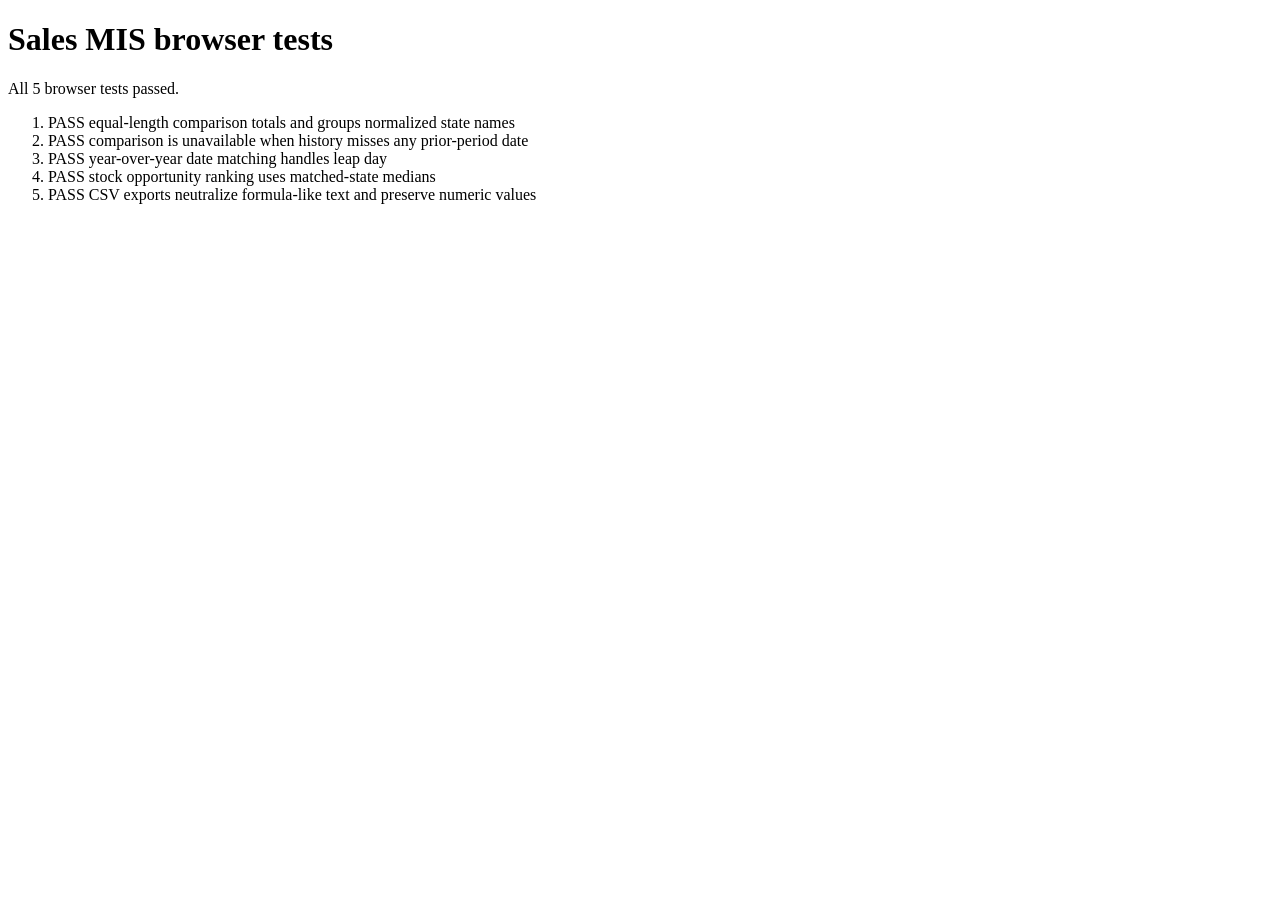
<file: tests/browser-analysis.html>
<!doctype html>
<html lang="en">
<head>
  <meta charset="utf-8">
  <meta name="viewport" content="width=device-width, initial-scale=1">
  <title>Sales MIS browser tests</title>
  <script src="../static/csv-utils.js" defer></script>
  <script src="../static/report-analysis.js" defer></script>
  <script src="browser-analysis.js" defer></script>
</head>
<body>
  <h1>Sales MIS browser tests</h1>
  <p id="test-status" aria-live="polite">Running…</p>
  <ol id="test-results"></ol>
</body>
</html>
</file>
<file: static/styles.css>
:root {
  --ink: #20372e; --muted: #68786f; --line: #e8e3d6; --paper: #f7f6ef;
  --navy: #174a38; --teal: #b88728; --amber: #8a5a12; --shadow: 0 8px 28px #243b2f12;
}
* { box-sizing: border-box; }
html { scroll-behavior: smooth; }
body { margin: 0; background: var(--paper); color: var(--ink); font: 15px/1.5 "Segoe UI", Arial, sans-serif; }
a { color: inherit; text-decoration: none; }
.topbar { position: sticky; top: 0; z-index: 3; display: flex; align-items: center; gap: 28px; padding: 11px max(20px, calc((100vw - 1320px)/2)); background: #fff; border-bottom: 1px solid var(--line); }
.brand { display: flex; align-items: center; gap: 9px; font-size: 12px; font-weight: 800; letter-spacing: .06em; }
.brand-mark { display: grid; place-items: center; width: 34px; height: 34px; border-radius: 10px; background: var(--navy); color: #fff; font-size: 17px; }
.topbar nav { display: flex; flex: 1; gap: 20px; color: var(--muted); font-size: 13px; }
.topbar nav a:hover { color: var(--navy); }
.language-toggle { flex-shrink: 0; }
.source-chip { max-width: 240px; overflow: hidden; color: var(--muted); font-size: 12px; text-overflow: ellipsis; white-space: nowrap; }
.live-dot { display: inline-block; width: 8px; height: 8px; margin-right: 7px; border-radius: 50%; background: #35a273; }
.page { max-width: 1320px; margin: auto; padding: 28px 24px 55px; }
.hero { display: flex; align-items: flex-end; justify-content: space-between; gap: 22px; margin: 8px 0 22px; }
.kicker { margin: 0 0 6px; color: var(--teal); font-size: 10px; font-weight: 800; letter-spacing: .13em; }
.hero h1 { margin: 0; font-size: 32px; line-height: 1.15; letter-spacing: -.04em; }
.hero-copy, .muted { color: var(--muted); }
.hero-copy { margin: 7px 0 0; }
.as-of { display: grid; gap: 3px; text-align: right; }
.as-of span, .unit { color: var(--muted); font-size: 10px; font-weight: 750; letter-spacing: .1em; }
.as-of strong { font-size: 16px; }
.as-of small { color: var(--muted); font-size: 11px; }
.stats { display: grid; grid-template-columns: repeat(4, minmax(0,1fr)); gap: 12px; margin: 0 0 30px; }
#billingStats { grid-template-columns: repeat(5, minmax(0,1fr)); }
.stat, .panel, .refresh-panel { border: 1px solid var(--line); border-radius: 14px; background: #fff; box-shadow: var(--shadow); }
.stat { display: grid; gap: 4px; padding: 15px 16px; }
.stat.kpi-positive { border-top: 3px solid #1d7a6b; }
.stat.kpi-warning { border-top: 3px solid #d69b2d; }
.stat.kpi-negative { border-top: 3px solid #c84b4b; }
.stat.kpi-neutral { border-top: 3px solid #8c98a8; }
.stat-label, .stat-note { color: var(--muted); font-size: 11px; }
.stat-value { font-size: 22px; font-weight: 760; letter-spacing: -.04em; }
.executive-section { padding-bottom: 0; }
.section { margin: 0 0 32px; scroll-margin-top: 72px; }
.section-heading { display: flex; align-items: flex-end; justify-content: space-between; gap: 18px; margin-bottom: 14px; }
.section-heading h2 { margin: 0; font-size: 21px; line-height: 1.2; letter-spacing: -.025em; }
.section-heading .muted { margin: 5px 0 0; font-size: 12px; }
.report-guide { padding: 0; overflow: hidden; }
.report-guide summary { display: flex; align-items: center; justify-content: space-between; gap: 14px; padding: 14px 16px; cursor: pointer; list-style: none; font-size: 13px; font-weight: 750; }
.report-guide summary::-webkit-details-marker { display: none; }
.report-guide summary::after { content: '+'; color: var(--gold); font-size: 20px; line-height: 1; }
.report-guide[open] summary::after { content: '−'; }
.guide-grid { display: grid; grid-template-columns: repeat(3,minmax(0,1fr)); gap: 10px; border-top: 1px solid var(--line); padding: 14px; }
.guide-grid article { border: 1px solid var(--line); border-radius: 10px; background: #fffdf8; padding: 11px; }
.guide-grid h3 { margin: 0 0 5px; font-size: 12px; }
.guide-grid p { margin: 0; color: var(--muted); font-size: 11px; line-height: 1.55; }
.month-comparison-controls { display: flex; flex-wrap: wrap; gap: 10px; margin-bottom: 10px; }
.month-comparison-controls label { display: grid; gap: 4px; min-width: 180px; color: var(--muted); font-size: 11px; }
.month-comparison-controls select { border: 1px solid var(--line); border-radius: 8px; background: #fff; padding: 8px 9px; color: var(--ink); font: inherit; font-size: 12px; }
.month-comparison-controls select:focus { outline: none; border-color: var(--gold); box-shadow: 0 0 0 3px rgba(195,146,50,.12); }
.report-map { margin-top: 12px; }
.report-map-heading { margin-bottom: 10px; }
.report-map-heading .kicker { margin-bottom: 3px; }
.report-map-heading h2 { margin: 0; font-size: 18px; }
.report-map-heading .muted { margin: 4px 0 0; font-size: 12px; }
.report-shortcuts { display: grid; grid-template-columns: repeat(4,minmax(0,1fr)); gap: 9px; }
.report-shortcut { position: relative; display: grid; align-content: start; gap: 5px; min-height: 96px; border: 1px solid var(--line); border-radius: 12px; background: linear-gradient(145deg,#fff,#fbf7e9); padding: 13px 13px 12px 42px; transition: border-color .18s ease, transform .18s ease, box-shadow .18s ease; }
.report-shortcut:hover, .report-shortcut:focus-visible { border-color: var(--gold); box-shadow: var(--shadow); transform: translateY(-2px); }
.report-shortcut strong { font-size: 12px; }
.report-shortcut small { color: var(--muted); font-size: 10px; line-height: 1.4; }
.shortcut-number { position: absolute; top: 13px; left: 13px; display: grid; place-items: center; width: 21px; height: 21px; border: 1px solid var(--line); border-radius: 50%; background: #fff; color: var(--gold); font-size: 9px; font-weight: 800; }
.more-sections { grid-column: 1 / -1; border: 1px solid var(--line); border-radius: 11px; background: #fff; }
.more-sections summary { display: flex; align-items: center; justify-content: space-between; gap: 12px; padding: 11px 13px; cursor: pointer; list-style: none; font-size: 12px; font-weight: 750; }
.more-sections summary::-webkit-details-marker { display: none; }
.more-sections summary::after { content: '+'; color: var(--gold); font-size: 18px; line-height: 1; }
.more-sections[open] summary::after { content: '−'; }
.more-section-links { display: flex; flex-wrap: wrap; gap: 7px; border-top: 1px solid var(--line); padding: 10px 12px; }
.more-section-links a { border: 1px solid var(--line); border-radius: 99px; background: #fffdf8; padding: 6px 9px; color: var(--ink); font-size: 10px; }
.more-section-links a:hover, .more-section-links a:focus-visible { border-color: var(--gold); color: var(--gold); }
.grid { display: grid; gap: 14px; }
.grid.two { grid-template-columns: 1fr 1fr; }
.nepal-grid { display: grid; grid-template-columns: 1.5fr 1fr; gap: 14px; }
.nepal-metrics { display: grid; grid-template-columns: repeat(3,minmax(0,1fr)); gap: 10px; }
.nepal-metric { display: grid; align-content: start; gap: 5px; border-radius: 10px; background: #f6f2e6; padding: 12px; }
.nepal-metric span { color: var(--muted); font-size: 11px; }
.nepal-metric strong { font-size: 19px; }
.nepal-metric small { color: var(--muted); font-size: 10px; }
.nepal-note { margin: 13px 0 0; border-top: 1px solid var(--line); padding-top: 10px; color: var(--muted); font-size: 11px; }
.nepal-products h3 { margin: 0; font-size: 14px; }
.nepal-products > .muted { margin: 4px 0 10px; }
.nepal-product { display: flex; justify-content: space-between; gap: 12px; border-top: 1px solid #edf1f3; padding: 8px 0; font-size: 12px; }
.nepal-product strong { white-space: nowrap; }
.nepal-form h3 { margin: 0; font-size: 15px; }
.nepal-form h4 { margin: 16px 0 8px; font-size: 12px; }
.nepal-form > .muted { margin: 5px 0 12px; }
.nepal-input-grid { display: grid; grid-template-columns: repeat(3,minmax(0,1fr)); gap: 10px; }
.nepal-input-grid label { display: grid; gap: 5px; color: var(--muted); font-size: 11px; }
.nepal-input-grid input { width: 100%; border: 1px solid var(--line); border-radius: 8px; padding: 8px 9px; color: var(--ink); font: inherit; font-size: 13px; }
.nepal-form-footer { display: flex; align-items: center; gap: 12px; margin-top: 10px; }
#nepalSaveStatus { color: #a23e39; font-size: 12px; }
.manual-tag { border-radius: 99px; background: #fff1d8; padding: 2px 6px; color: #83530e; font-size: 9px; text-transform: uppercase; }
.panel { padding: 16px; }
.panel-heading { display: flex; align-items: flex-start; justify-content: space-between; gap: 10px; margin-bottom: 12px; }
.panel-heading h3, .refresh-panel h3 { margin: 0; font-size: 14px; }
.panel-heading .muted { margin: 3px 0 0; font-size: 11px; }
.chart-grid { stroke: #e9eff1; stroke-width: 1; }
.daily-svg { display: block; width: 100%; height: auto; }
.axis-label { fill: #687c86; font-size: 10px; }
.sales-bar { fill: #d8b45c; }
.sales-bar.latest { fill: var(--navy); }
.bar-value { fill: #294652; font-size: 9px; }
.bar-list { display: grid; gap: 10px; }
.mix-row { display: grid; grid-template-columns: minmax(90px,150px) 1fr minmax(90px,110px); align-items: center; gap: 10px; font-size: 12px; }
.mix-name { overflow: hidden; text-overflow: ellipsis; white-space: nowrap; }
.mix-track { height: 9px; overflow: hidden; border-radius: 99px; background: #edf2f3; }
.mix-track span { display: block; height: 100%; border-radius: inherit; background: linear-gradient(90deg,#174a38,#c99a3c); }
.mix-value { text-align: right; font-variant-numeric: tabular-nums; }
.mix-value small { color: var(--muted); font-weight: 400; }
.insight-grid { display: grid; grid-template-columns: repeat(3,1fr); gap: 11px; margin-bottom: 14px; }
.insight { border: 1px solid var(--line); border-left: 4px solid var(--teal); border-radius: 12px; background: #fff; padding: 13px; }
.insight-label { display: block; margin-top: 4px; color: var(--muted); font-size: 10px; }
.insight h3 { margin: 3px 0; font-size: 16px; }
.insight strong { font-size: 13px; }
.insight p { margin: 5px 0; color: var(--muted); font-size: 12px; }
.insight-index { float: right; color: #9aadb5; font-weight: 800; }
.next-step { display: grid; gap: 2px; margin-top: 8px; border-top: 1px solid var(--line); padding-top: 7px; font-size: 11px; }
.next-step b { color: var(--teal); }
.table-panel { padding-bottom: 10px; }
.table-scroll { width: 100%; overflow: auto; }
table { width: 100%; border-collapse: collapse; white-space: nowrap; font-size: 12px; }
th { border-bottom: 1px solid var(--line); padding: 9px 8px; color: var(--muted); font-weight: 650; text-align: left; }
td { border-bottom: 1px solid #edf1f3; padding: 9px 8px; }
tbody tr:hover { background: #f7fafb; }
.num { text-align: right; font-variant-numeric: tabular-nums; }
.achievement, .status-pill, .unit { border-radius: 99px; background: #edf6f3; padding: 4px 8px; white-space: nowrap; }
.status-pill { color: #34515c; font-size: 11px; font-weight: 700; }
.gap { color: #8e560d; font-weight: 700; }
.date-filters, .table-tools { display: flex; align-items: end; gap: 8px; flex-wrap: wrap; }
.date-filters label, .table-tools label { display: grid; gap: 4px; color: var(--muted); font-size: 11px; }
.date-filters input, .table-tools input, .table-tools select { border: 1px solid var(--line); border-radius: 8px; background: #fff; padding: 8px 9px; color: var(--ink); font: inherit; font-size: 12px; }
.button { border: 1px solid var(--line); border-radius: 8px; background: #fff; padding: 8px 12px; color: var(--ink); font-size: 12px; font-weight: 700; cursor: pointer; }
.button.primary { border-color: var(--navy); background: var(--navy); color: #fff; }
.button:disabled { opacity: .4; cursor: default; }
.button:hover { filter: brightness(.97); }
.table-tools { margin-bottom: 12px; }
.table-tools .search-label { min-width: 220px; flex: 1; }
.table-footer { display: flex; align-items: center; justify-content: space-between; padding: 10px 7px 0; color: var(--muted); font-size: 11px; }
.pagination { display: flex; gap: 6px; }
.quality-notes { margin-top: 12px; border: 1px solid #f0dfbd; border-radius: 10px; background: #fff8e9; padding: 10px 13px; color: var(--amber); font-size: 12px; }
.quality-notes:empty { display: none; }
.quality-notes h3 { margin: 0 0 5px; font-size: 12px; }
.quality-notes ul { margin: 0; padding-left: 18px; }
.quality-notes li { margin: 3px 0; }
.refresh-panel { display: flex; align-items: center; justify-content: space-between; gap: 18px; padding: 17px; }
.refresh-panel p { margin: 5px 0; font-size: 12px; }
.small { font-size: 11px !important; }
.upload-button { white-space: nowrap; }
.upload-status { color: var(--teal); font-weight: 650; }
.upload-status.error { color: #b14444; }
.footnote, footer { color: var(--muted); font-size: 11px; }
.footnote { margin-top: 10px; }
footer { padding: 10px 0; }
.empty { padding: 18px; color: var(--muted); text-align: center; }
.strong { font-weight: 650; }
.code { font-variant-numeric: tabular-nums; }
.stock-table-panel { margin-top: 14px; }
.stock-empty { margin: 14px 0 28px; }
.stock-empty h2 { margin: 0; font-size: 18px; }
.stock-empty p { margin-bottom: 0; }
.negative-stock { color: #b14444; }
.ai-chat { display: grid; gap: 10px; }
.ai-chat > p { margin: 0; }
.ai-chat-messages { display: grid; gap: 8px; max-height: 360px; overflow: auto; padding: 4px 2px; }
.ai-message { max-width: 88%; margin: 0; border-radius: 10px; padding: 10px 12px; font-size: 13px; white-space: pre-wrap; }
.ai-message.assistant { justify-self: start; background: #f4f2e9; }
.ai-message.user { justify-self: end; background: #f4ecd8; }
.ai-message.error { color: #a33f3f; background: #fff2f0; }
.ai-chat-form { display: grid; grid-template-columns: 150px 1fr auto; align-items: end; gap: 10px; }
.ai-chat-form label { display: grid; gap: 4px; color: var(--muted); font-size: 11px; }
.ai-chat-form select, .ai-chat-form textarea { width: 100%; border: 1px solid var(--line); border-radius: 8px; background: #fff; padding: 8px 9px; color: var(--ink); font: inherit; font-size: 13px; }
.ai-chat-form textarea { resize: vertical; }
.ai-chat-actions { display: grid; justify-items: end; gap: 7px; }
.language-buttons { display: flex; gap: 5px; }
.language-button { padding: 5px 9px; }
.language-button.selected { border-color: var(--teal); background: #f6efd9; color: var(--navy); }
.period-comparison-panel { display: grid; gap: 10px; }
.period-comparison-panel > p { margin: 0; }
.comparison-summary { display: grid; grid-template-columns: repeat(4,minmax(0,1fr)); gap: 10px; }
@media (max-width:950px) { .stats, #billingStats { grid-template-columns: repeat(2,minmax(0,1fr)); } .topbar { gap: 16px; } .topbar nav { gap: 12px; } .insight-grid { grid-template-columns: repeat(2,1fr); } .nepal-grid { grid-template-columns: 1fr; } }
@media (max-width:680px) { .topbar { position: static; flex-wrap: wrap; padding: 12px 16px; } .topbar nav { order: 3; width: 100%; flex-basis: 100%; overflow: auto; padding-bottom: 3px; } .source-chip { margin-left: auto; } .page { padding: 19px 14px 40px; } .hero { align-items: flex-start; flex-direction: column; } .as-of { text-align: left; } .hero h1 { font-size: 27px; } .section-heading { align-items: flex-start; flex-direction: column; } .grid.two { grid-template-columns: 1fr; } .insight-grid { grid-template-columns: 1fr; } .mix-row { grid-template-columns: 90px 1fr 85px; gap: 7px; } .nepal-metrics { grid-template-columns: 1fr; } .nepal-input-grid { grid-template-columns: 1fr; } .refresh-panel { align-items: flex-start; flex-direction: column; } .date-filters { width: 100%; } .date-filters label { flex: 1; } .date-filters input { width: 100%; } .ai-chat-form { grid-template-columns: 1fr; } .ai-chat-actions { justify-items: start; } .ai-message { max-width: 100%; } .comparison-summary { grid-template-columns: repeat(2,minmax(0,1fr)); } .guide-grid { grid-template-columns: 1fr; } .report-guide summary { align-items: flex-start; flex-direction: column; } .month-comparison-controls { width: 100%; flex-direction: column; } .month-comparison-controls label { width: 100%; } }

/* Velnik gold, white, and midnight-navy theme */
:root {
  --ink: #15172e;
  --muted: #69708a;
  --line: #e9e6dc;
  --paper: #f8f7f2;
  --navy: #090c30;
  --teal: #c99a3c;
  --amber: #9a6817;
  --gold: #d8ad58;
  --gold-light: #f4dfad;
  --shadow: 0 8px 28px rgba(28, 31, 66, .08);
  --shadow-soft: 0 14px 36px rgba(28, 31, 66, .09);
  --shadow-lift: 0 18px 42px rgba(28, 31, 66, .13);
}
body { background: radial-gradient(circle at 85% 2%, rgba(216,173,88,.10), transparent 20rem), var(--paper); }
.topbar { height: 76px; border-bottom-color: rgba(201,154,60,.32); background: rgba(255,255,255,.96); }
.brand { gap: 10px; color: var(--navy); font-size: 13px; }
.brand-mark { width: 38px; height: 38px; border-radius: 50% 50% 50% 10%; background: linear-gradient(135deg, #f1cf82 0%, #b87922 100%); color: var(--navy); box-shadow: 0 7px 18px rgba(201,154,60,.24); font-family: Georgia, serif; }
.topbar nav { justify-content: center; color: #303653; }
.topbar nav a:hover, .topbar nav a.active { color: var(--navy); }
.topbar nav a::after { height: 3px; background: linear-gradient(90deg, var(--gold), #b87922); }
.language-toggle { border-color: rgba(201,154,60,.55); color: var(--navy); }
.source-chip { border-left: 1px solid var(--line); padding-left: 12px; }
.live-dot { background: var(--gold); }
.hero { min-height: 150px; border-color: transparent; border-radius: 12px; background: var(--navy); box-shadow: 0 16px 38px rgba(9,12,48,.16); }
.hero::after { right: -35px; bottom: -95px; width: 280px; height: 280px; border: 18px solid rgba(216,173,88,.16); background: radial-gradient(circle, rgba(216,173,88,.12), transparent 70%); }
.hero h1, .hero .hero-copy, .hero .as-of strong, .hero .as-of small, .hero .as-of span { color: #fff; }
.hero .kicker { color: var(--gold); }
.hero .as-of { border-left-color: rgba(216,173,88,.35); }
.kicker { color: var(--amber); }
.stat.kpi-positive { border-top-color: #b87922; }
.stat.kpi-warning { border-top-color: var(--gold); }
.stat.kpi-negative { border-top-color: #9b5c4a; }
.stat.kpi-neutral { border-top-color: var(--navy); }
.stat-value { background: linear-gradient(135deg, var(--navy), #b87922); background-clip: text; -webkit-background-clip: text; color: transparent; }
.sales-bar { fill: var(--gold); }
.sales-bar.latest { fill: var(--navy); }
.mix-track span { background: linear-gradient(90deg, var(--navy), var(--gold)); }
.insight { border-left-color: var(--gold); }
.next-step b { color: var(--amber); }
.button.primary { border-color: var(--navy); background: var(--navy); color: #fff; box-shadow: 0 8px 18px rgba(9,12,48,.14); }
.button:not(.primary):hover { border-color: var(--gold); color: var(--navy); }
.status-pill, .achievement, .unit { background: #fbf6e8; color: var(--amber); }
tbody tr:hover { background: #fffaf0; box-shadow: inset 3px 0 var(--gold); }
.ai-message.assistant { background: #f7f4ea; }
.ai-message.user { background: #f1e3b9; }
.language-button.selected { border-color: var(--gold); background: #fff5d8; color: var(--navy); }
.nepal-metric { background: linear-gradient(135deg, #fffdf8, #fbf4de); }
.manual-tag { background: #fff2c9; color: #80520e; }
.quality-notes { border-color: #ead39e; background: #fffaf0; }

/* Premium dashboard polish */
:root { --shadow-soft: 0 14px 36px rgba(36,59,47,.10); --shadow-lift: 0 18px 42px rgba(36,59,47,.14); }
body { background: radial-gradient(circle at 85% 4%, rgba(184,135,40,.08), transparent 18rem), radial-gradient(circle at 5% 35%, rgba(23,74,56,.05), transparent 22rem), var(--paper); }
.topbar { backdrop-filter: blur(14px); background: rgba(255,255,255,.88); box-shadow: 0 1px 0 rgba(232,227,214,.82); }
.brand-mark { box-shadow: 0 8px 18px rgba(23,74,56,.22); transition: transform .25s ease, box-shadow .25s ease; }
.brand:hover .brand-mark { transform: rotate(-5deg) scale(1.05); box-shadow: 0 10px 22px rgba(23,74,56,.28); }
.topbar nav a { position: relative; padding: 6px 0; transition: color .2s ease; }
.topbar nav a::after { content: ''; position: absolute; right: 0; bottom: 0; left: 0; height: 2px; border-radius: 99px; background: var(--teal); transform: scaleX(0); transition: transform .2s ease; }
.topbar nav a:hover::after, .topbar nav a.active::after { transform: scaleX(1); }
.hero { position: relative; overflow: hidden; min-height: 118px; border: 1px solid rgba(232,227,214,.8); border-radius: 18px; padding: 24px 26px; background: linear-gradient(135deg, rgba(255,255,255,.96), rgba(248,246,238,.88)); box-shadow: var(--shadow-soft); }
.hero::after { content: ''; position: absolute; right: -70px; bottom: -120px; width: 260px; height: 260px; border-radius: 50%; background: radial-gradient(circle, rgba(184,135,40,.14), rgba(184,135,40,0) 68%); pointer-events: none; }
.hero h1 { font-size: clamp(28px,4vw,40px); }
.as-of { position: relative; z-index: 1; min-width: 190px; border-left: 1px solid var(--line); padding-left: 18px; }
.stat, .panel, .refresh-panel, .insight { transition: transform .25s ease, box-shadow .25s ease, border-color .25s ease; }
.stat:hover, .panel:hover, .refresh-panel:hover, .insight:hover { transform: translateY(-3px); border-color: rgba(184,135,40,.38); box-shadow: var(--shadow-lift); }
.stat { position: relative; overflow: hidden; }
.stat::after { content: ''; position: absolute; top: -30px; right: -30px; width: 70px; height: 70px; border-radius: 50%; background: rgba(184,135,40,.06); }
.stat-value { background: linear-gradient(135deg, var(--ink), var(--navy)); background-clip: text; -webkit-background-clip: text; color: transparent; }
.button, .upload-button { transition: transform .18s ease, box-shadow .18s ease, filter .18s ease, border-color .18s ease; }
.button:not(:disabled):hover, .upload-button:hover { transform: translateY(-1px); box-shadow: 0 8px 18px rgba(23,74,56,.12); }
.button.primary { box-shadow: 0 8px 18px rgba(23,74,56,.16); }
.button:active { transform: translateY(0) scale(.98); }
input:focus, select:focus, textarea:focus { outline: none; border-color: var(--teal) !important; box-shadow: 0 0 0 3px rgba(184,135,40,.12); }
.live-dot { box-shadow: 0 0 0 0 rgba(53,162,115,.45); animation: livePulse 2.4s infinite; }
.mix-track span { transform-origin: left; animation: growBar 1s cubic-bezier(.2,.75,.25,1) both; }
tbody tr { transition: background .18s ease, transform .18s ease; }
tbody tr:hover { box-shadow: inset 3px 0 var(--teal); }
.ai-message { animation: messageIn .35s ease both; }
.reveal { opacity: 0; transform: translateY(14px); transition: opacity .55s ease, transform .55s cubic-bezier(.2,.75,.25,1); }
.reveal.is-visible { opacity: 1; transform: translateY(0); }
.stat.reveal:nth-child(2) { transition-delay: .06s; }.stat.reveal:nth-child(3) { transition-delay: .12s; }.stat.reveal:nth-child(4) { transition-delay: .18s; }.stat.reveal:nth-child(5) { transition-delay: .24s; }
@keyframes livePulse { 70% { box-shadow: 0 0 0 7px rgba(53,162,115,0); } 100% { box-shadow: 0 0 0 0 rgba(53,162,115,0); } }
@keyframes growBar { from { transform: scaleX(0); } to { transform: scaleX(1); } }
@keyframes messageIn { from { opacity: 0; transform: translateY(7px); } to { opacity: 1; transform: translateY(0); } }
@media (max-width:760px) {
  body { overflow-x: hidden; }
  .page, .section, .panel, .table-panel, .table-scroll { min-width: 0; max-width: 100%; }
  .table-scroll { display: block; overflow-x: auto; -webkit-overflow-scrolling: touch; }
  .topbar { position: sticky; flex-wrap: wrap; gap: 10px !important; padding: 10px 14px !important; }
  .topbar nav { order: 3; width: 100%; flex-basis: 100%; flex-wrap: nowrap !important; overflow-x: auto; overflow-y: hidden; gap: 14px !important; padding-bottom: 5px; scrollbar-width: thin; }
  .topbar nav a { flex: 0 0 auto; white-space: nowrap; }
  .source-chip { margin-left: auto; }
}
@media (max-width:680px) {
  .hero { min-height: auto; border-radius: 14px; padding: 20px; }
  .hero::after { right: -100px; }
  .as-of { width: 100%; border-left: 0; border-top: 1px solid var(--line); padding: 12px 0 0; }
  .topbar nav { scrollbar-width: thin; }
  .topbar nav a { flex-shrink: 0; }
  .stat:hover, .panel:hover, .refresh-panel:hover, .insight:hover { transform: translateY(-1px); }
}
/* Velnik theme override */
:root { --ink: #15172e; --muted: #69708a; --line: #e8e3d6; --paper: #f8f7f2; --navy: #090c30; --teal: #c99a3c; --amber: #9a6817; }
body { background: radial-gradient(circle at 88% 2%, rgba(216,173,88,.11), transparent 22rem), #f8f7f2; color: var(--ink); }
.topbar { height: 76px; border-bottom: 1px solid rgba(201,154,60,.28); background: rgba(255,255,255,.97); }
.brand { color: var(--navy); }
.brand-mark { width: 40px; height: 40px; border-radius: 50% 50% 50% 12%; background: linear-gradient(135deg,#f3d58e,#bd812a); color: var(--navy); box-shadow: 0 7px 18px rgba(201,154,60,.25); }
.topbar nav { color: #343851; }
.topbar nav a:hover, .topbar nav a.active { color: var(--navy); }
.topbar nav a::after { background: linear-gradient(90deg,#efca79,#b87922); }
.hero { min-height: 150px; border-color: rgba(216,173,88,.24); background: linear-gradient(135deg,#090c30 0%,#111449 100%); box-shadow: 0 16px 38px rgba(9,12,48,.18); }
.hero::after { right: -45px; bottom: -100px; width: 280px; height: 280px; border: 18px solid rgba(216,173,88,.14); background: radial-gradient(circle,rgba(216,173,88,.12),transparent 68%); }
.hero h1, .hero .hero-copy, .hero .as-of strong, .hero .as-of small, .hero .as-of span { color: #fff; }
.hero .kicker { color: #e7bd68; }
.hero .as-of { border-left-color: rgba(231,189,104,.32); }
.kicker, .next-step b { color: var(--amber); }
.stat, .panel, .refresh-panel, .insight { border-color: rgba(201,154,60,.16); background: #fff; }
.stat-value { background: linear-gradient(135deg,var(--navy),#b87922); background-clip: text; -webkit-background-clip: text; color: transparent; }
.stat.kpi-positive { border-top-color: #b87922; }
.stat.kpi-warning { border-top-color: #d8ad58; }
.sales-bar { fill: #d8ad58; }
.sales-bar.latest { fill: var(--navy); }
.mix-track span { background: linear-gradient(90deg,var(--navy),#d8ad58); }
.insight { border-left-color: #c99a3c; }
.button.primary { border-color: var(--navy); background: var(--navy); color: #fff; }
tbody tr:hover { background: #fffaf0; box-shadow: inset 3px 0 #c99a3c; }
.nepal-metric { background: linear-gradient(135deg,#fff,#fbf4de); }
.status-pill, .achievement, .unit { background: #fbf5e6; color: #8c601d; }
.language-button.selected { border-color: #c99a3c; background: #fff4cf; color: var(--navy); }
.live-dot { background: #d8ad58; }
@media (max-width:680px) { .topbar { height: auto; } }
@media (prefers-reduced-motion: reduce) { *, *::before, *::after { scroll-behavior: auto !important; animation-duration: .01ms !important; animation-iteration-count: 1 !important; transition-duration: .01ms !important; } .reveal { opacity: 1; transform: none; } }
@media (max-width: 900px) { .report-shortcuts { grid-template-columns: repeat(2,minmax(0,1fr)); } }
@media (max-width: 680px) { .report-shortcut { min-height: 88px; } .more-sections summary { align-items: flex-start; flex-direction: column; gap: 3px; } }

/* Velnik-only color system: gold and white */
:root {
  --ink: #ad7d2a;
  --muted: #b08a43;
  --line: #dfc27d;
  --paper: #fff;
  --navy: #c49a45;
  --teal: #c49a45;
  --amber: #ad7d2a;
  --gold: #c49a45;
  --gold-light: #f5e8bd;
  --shadow: 0 8px 28px rgba(196,154,69,.12);
  --shadow-soft: 0 14px 36px rgba(196,154,69,.12);
  --shadow-lift: 0 18px 42px rgba(196,154,69,.16);
}
body { background: #fff !important; color: #ad7d2a !important; }
body, h1, h2, h3, h4, p, a, label, span, strong, small, th, td, button, input, select, textarea { text-shadow: none; }
.topbar { height: 76px; border-bottom: 1px solid #dfc27d; background: #fff !important; box-shadow: 0 1px 0 rgba(196,154,69,.18); }
.brand { color: #ad7d2a !important; }
.brand-mark { border: 1px solid #dfc27d; background: linear-gradient(135deg,#f7edc9,#c49a45) !important; color: #fff !important; box-shadow: 0 7px 18px rgba(196,154,69,.22); }
.topbar nav, .source-chip, .muted, .hero-copy, .stat-label, .stat-note, .axis-label, .mix-value small { color: #b08a43 !important; }
.topbar nav a:hover, .topbar nav a.active { color: #9d7020 !important; }
.topbar nav a::after, .live-dot { background: #c49a45 !important; }
.live-dot { box-shadow: 0 0 0 0 rgba(196,154,69,.45); }
.hero { border: 1px solid #dfc27d !important; border-radius: 18px; background: linear-gradient(135deg,#fffdf7,#f5e8bd) !important; box-shadow: var(--shadow-soft) !important; }
.hero::after { border: 18px solid rgba(196,154,69,.14); background: radial-gradient(circle,rgba(196,154,69,.12),transparent 68%); }
.hero h1, .hero .hero-copy, .hero .as-of strong, .hero .as-of small, .hero .as-of span, .kicker { color: #ad7d2a !important; }
.hero .kicker { color: #9d7020 !important; }
.hero .as-of { border-left-color: #dfc27d; }
.stat, .panel, .refresh-panel, .insight, .nepal-metric, .table-panel { border-color: #dfc27d !important; background: #fff !important; box-shadow: var(--shadow) !important; }
.stat-value, .bar-value, tbody, th, td, .panel-heading h3, .section-heading h2 { color: #ad7d2a !important; }
.stat-value { background: none !important; color: #9d7020 !important; }
.stat.kpi-positive, .stat.kpi-warning, .stat.kpi-negative, .stat.kpi-neutral { border-top-color: #c49a45; }
.stat::after { background: rgba(196,154,69,.07); }
.sales-bar { fill: #c49a45; }
.sales-bar.latest { fill: #9d7020; }
.mix-track { background: #f5e8bd !important; }
.mix-track span { background: linear-gradient(90deg,#e3bf72,#c49a45) !important; }
.insight { border-left-color: #c49a45 !important; }
.status-pill, .achievement, .unit, .manual-tag, .language-button, .language-button.selected, .quality-notes, .nepal-metric, .ai-message.assistant, .ai-message.user { border-color: #dfc27d !important; background: #fffaf0 !important; color: #ad7d2a !important; }
.language-button.selected { background: #f5e8bd !important; color: #9d7020 !important; }
.button, .upload-button { border-color: #c49a45 !important; background: #fff !important; color: #9d7020 !important; }
.button.primary { border-color: #c49a45 !important; background: linear-gradient(135deg,#c49a45,#e4c26f) !important; color: #fff !important; box-shadow: 0 8px 18px rgba(196,154,69,.16); }
.button:not(:disabled):hover, .upload-button:hover { border-color: #9d7020 !important; box-shadow: 0 8px 18px rgba(196,154,69,.18); }
input, select, textarea { border-color: #dfc27d !important; background: #fff !important; color: #ad7d2a !important; }
input:focus, select:focus, textarea:focus { border-color: #c49a45 !important; box-shadow: 0 0 0 3px rgba(196,154,69,.14) !important; }
tbody tr:hover { background: #fffaf0 !important; box-shadow: inset 3px 0 #c49a45 !important; }
.chart-grid { stroke: #f0dfb3 !important; }
.next-step b { color: #9d7020 !important; }
@media (max-width:680px) { .topbar { height: auto; } .hero { background: linear-gradient(135deg,#fffdf7,#f5e8bd) !important; } }

/* Premium business-data presentation: gold brand, white canvas, readable data accents */
:root {
  --ink: #26344a;
  --muted: #718096;
  --line: #eadfbd;
  --paper: #fff;
  --navy: #26344a;
  --teal: #4d718b;
  --amber: #b18433;
  --gold: #c39232;
  --gold-light: #f8efcf;
  --positive: #4f7b67;
  --negative: #a45a52;
  --shadow: 0 8px 28px rgba(71,58,30,.07);
  --shadow-soft: 0 14px 36px rgba(71,58,30,.09);
  --shadow-lift: 0 18px 42px rgba(71,58,30,.12);
}
body { background: #fff !important; color: var(--ink) !important; }
.topbar { height: 72px; border-bottom: 1px solid var(--line); background: rgba(255,255,255,.98) !important; box-shadow: 0 2px 14px rgba(71,58,30,.05); }
.brand { color: var(--ink) !important; }
.brand-mark { width: 40px; height: 40px; border: 0; border-radius: 50% 50% 50% 12%; background: linear-gradient(135deg,#f5d78a,#c39232) !important; color: #fff !important; box-shadow: 0 8px 20px rgba(195,146,50,.22); font-family: Georgia,"Times New Roman",serif; }
.brand > span:last-child { letter-spacing: .055em; }
.topbar nav { justify-content: center; color: var(--muted) !important; }
.topbar nav a:hover, .topbar nav a.active { color: var(--ink) !important; }
.topbar nav a::after { height: 3px; background: var(--gold) !important; }
.source-chip, .muted, .hero-copy, .stat-label, .stat-note, .axis-label, .mix-value small { color: var(--muted) !important; }
.hero { min-height: 134px; border: 1px solid var(--line) !important; border-radius: 16px; background: linear-gradient(135deg,#fff 0%,#fbf7e9 100%) !important; box-shadow: var(--shadow-soft) !important; }
.hero::after { border: 14px solid rgba(195,146,50,.10); background: radial-gradient(circle,rgba(195,146,50,.09),transparent 68%); }
.hero h1 { color: var(--ink) !important; font-family: Georgia,"Times New Roman",serif; }
.hero .hero-copy, .hero .as-of strong, .hero .as-of small, .hero .as-of span { color: var(--ink) !important; }
.hero .kicker { color: var(--gold) !important; }
.hero .as-of { border-left-color: var(--line) !important; }
.stat, .panel, .refresh-panel, .insight, .nepal-metric, .table-panel { border-color: var(--line) !important; background: #fff !important; box-shadow: var(--shadow) !important; }
.stat { border-radius: 14px; }
.stat-value { background: none !important; color: var(--ink) !important; }
.stat.kpi-positive { border-top-color: var(--positive); }
.stat.kpi-warning { border-top-color: var(--gold); }
.stat.kpi-negative { border-top-color: var(--negative); }
.stat.kpi-neutral { border-top-color: var(--teal); }
.kicker, .next-step b { color: var(--gold) !important; }
.section-heading h2, .panel-heading h3, th, td { color: var(--ink) !important; }
.sales-bar { fill: #8aa7ba; }
.sales-bar.latest { fill: var(--gold); }
.bar-value { fill: var(--ink); }
.chart-grid { stroke: #eee7d5 !important; }
.mix-track { background: #f0ece2 !important; }
.mix-track span { background: linear-gradient(90deg,#6f94aa,var(--gold)) !important; }
.status-pill, .achievement, .unit, .manual-tag, .language-button, .quality-notes { border-color: var(--line) !important; background: #fbf7e9 !important; color: var(--amber) !important; }
.language-button.selected { border-color: var(--gold) !important; background: #fff6da !important; color: var(--ink) !important; }
.language-toggle { border-color: var(--line) !important; background: #fff !important; color: var(--ink) !important; }
.button, .upload-button { border-color: var(--gold) !important; background: #fff !important; color: var(--ink) !important; }
.button.primary { border-color: var(--gold) !important; background: linear-gradient(135deg,#c39232,#dabd70) !important; color: #fff !important; box-shadow: 0 8px 18px rgba(195,146,50,.18); }
input, select, textarea { border-color: var(--line) !important; background: #fff !important; color: var(--ink) !important; }
input:focus, select:focus, textarea:focus { border-color: var(--gold) !important; box-shadow: 0 0 0 3px rgba(195,146,50,.12) !important; }
tbody tr:hover { background: #fffaf0 !important; box-shadow: inset 3px 0 var(--gold) !important; }
.insight { border-left-color: var(--gold) !important; }
.ai-message.assistant { border: 1px solid var(--line); background: #fbf7e9 !important; color: var(--ink) !important; }
.ai-message.user { border: 1px solid #cdd8e0; background: #f4f7f9 !important; color: var(--ink) !important; }
.live-dot { background: var(--gold) !important; box-shadow: 0 0 0 0 rgba(195,146,50,.4); }
.nepal-metric { background: linear-gradient(135deg,#fff,#fbf7e9) !important; }
@media (max-width:680px) { .topbar { height: auto; } .hero { background: linear-gradient(135deg,#fff,#fbf7e9) !important; } }

/* Keep report content visible and tables printable on every report page. */
@media print {
  .reveal { opacity: 1 !important; transform: none !important; }
  .topbar { position: static !important; }
  .table-scroll { overflow: visible !important; }
  .section, .panel { break-inside: auto; page-break-inside: auto; }
  table { break-inside: auto; page-break-inside: auto; }
  thead { display: table-header-group; }
  tr { break-inside: avoid; page-break-inside: avoid; }
}

/* Keep signed-in identity separate from report navigation. */
.topbar nav { min-width: 0; justify-content: center; }
.topbar nav a { flex: 0 0 auto; white-space: nowrap; }
.topbar-account { display: flex; align-items: center; flex: 0 0 auto; gap: 14px; margin-left: auto; }
.manager-account { display: flex; align-items: center; gap: 10px; max-width: 390px; min-width: 0; padding: 7px 12px; border: 1px solid var(--line); border-radius: 13px; background: #fffdf8; }
.manager-avatar { display: grid; flex: 0 0 36px; place-items: center; width: 36px; height: 36px; border-radius: 11px; background: linear-gradient(135deg,#f3d58e,#bd812a); color: #fff; font-size: 15px; font-weight: 800; }
.manager-account-copy { display: grid; min-width: 0; line-height: 1.25; }
.manager-account-role { color: var(--amber); font-size: 9px; font-weight: 800; letter-spacing: .11em; text-transform: uppercase; }
.manager-account-name { overflow: hidden; color: var(--ink); font-size: 12px; text-overflow: ellipsis; white-space: nowrap; }
.manager-account-states { overflow: hidden; color: var(--muted); font-size: 10px; text-overflow: ellipsis; white-space: nowrap; }
.account-action { padding: 8px 11px; border: 1px solid var(--line); border-radius: 9px; color: var(--ink); font-size: 12px; font-weight: 650; white-space: nowrap; }
.account-action:hover { border-color: var(--gold); background: #fffaf0; color: var(--amber); }
@media (max-width:1050px) {
  .topbar { height: auto; flex-wrap: wrap; gap: 10px 16px; padding: 10px 20px; }
  .topbar nav { order: 3; flex-basis: 100%; width: 100%; justify-content: flex-start; overflow-x: auto; padding-bottom: 3px; }
  .topbar-account { order: 2; margin-left: auto; }
}
@media (max-width:520px) {
  .topbar { padding: 10px 14px; }
  .topbar-account { max-width: calc(100% - 4px); margin-left: 0; }
  .manager-account { max-width: calc(100vw - 130px); padding: 6px 9px; }
  .manager-account-states { max-width: 190px; }
}

/* Minimal enterprise palette: navy, champagne gold, and white. */
:root {
  --ink: #172B4D;
  --muted: rgba(23,43,77,.68);
  --line: #E5E7EB;
  --paper: #F7F7F5;
  --navy: #172B4D;
  --teal: #C99A35;
  --amber: #C99A35;
  --gold: #C99A35;
  --gold-light: #F7F7F5;
  --positive: #172B4D;
  --negative: #172B4D;
  --shadow: 0 6px 20px rgba(23,43,77,.055);
  --shadow-soft: 0 10px 28px rgba(23,43,77,.055);
  --shadow-lift: 0 12px 28px rgba(23,43,77,.09);
}

html, body { background-color: #F3F6FC !important; color: #172B4D !important; }
body {
  background-image: linear-gradient(180deg, #F8FAFD 0%, #F3F6FC 52%, #EAF0FA 100%) !important;
  background-attachment: fixed;
}
body, h1, h2, h3, h4, p, a, label, span, strong, small, th, td, button, input, select, textarea { text-shadow: none; }
h1, h2, h3, h4, .brand, .topbar nav, .topbar nav a, .section-heading h2, .panel-heading h3 { color: #172B4D; }
.muted, .small, .source-chip, .hero-copy, .stat-label, .stat-note, .footnote, footer,
.axis-label, .mix-value small, .insight-label, .insight p, .table-footer { color: rgba(23,43,77,.68) !important; }

.topbar { border-color: #E5E7EB !important; background: #FFFFFF !important; background-image: none !important; box-shadow: 0 2px 12px rgba(23,43,77,.045) !important; backdrop-filter: none !important; }
.brand-mark { border: 0 !important; background: #C99A35 !important; color: #FFFFFF !important; box-shadow: none !important; }
.brand:hover .brand-mark { transform: none; box-shadow: none !important; }
.topbar nav a:hover, .topbar nav a.active { color: #C99A35 !important; }
.topbar nav a::after { background: #C99A35 !important; }
.account-action { border-color: #E5E7EB !important; background: #FFFFFF !important; color: #172B4D !important; }
.account-action:hover { border-color: #C99A35 !important; background: #F7F7F5 !important; color: #172B4D !important; }
.manager-account { border-color: #E5E7EB !important; background: #FFFFFF !important; box-shadow: none !important; }
.manager-avatar { background: #C99A35 !important; color: #FFFFFF !important; box-shadow: none !important; }
.manager-account-role { color: #C99A35 !important; }
.manager-account-name, .manager-account-states { color: #172B4D !important; }

.hero { border-color: #E5E7EB !important; background: linear-gradient(135deg,#FFFFFF 0%,#F7F7F5 100%) !important; box-shadow: var(--shadow-soft) !important; }
.hero::before, .hero::after { display: none !important; content: none !important; }
.hero h1, .hero .hero-copy, .hero .as-of strong, .hero .as-of small, .hero .as-of span { color: #172B4D !important; }
.hero .kicker, .kicker, .next-step b { color: #C99A35 !important; }
.hero .as-of { border-color: #E5E7EB !important; }

.stat, .panel, .refresh-panel, .insight, .nepal-metric, .table-panel,
.report-shortcut, .more-sections, .guide-grid article { border-color: #E5E7EB !important; background: #FFFFFF !important; box-shadow: var(--shadow) !important; }
.stat { border-top-color: #C99A35 !important; }
.stat::after { display: none !important; content: none !important; }
.stat-value { background: none !important; color: #172B4D !important; }
.stat:hover, .panel:hover, .refresh-panel:hover, .insight:hover, .report-shortcut:hover { border-color: #C99A35 !important; box-shadow: var(--shadow-lift) !important; transform: translateY(-2px); }
.shortcut-number, .manual-tag, .status-pill, .achievement, .unit, .language-button, .quality-notes { border-color: #E5E7EB !important; background: #F7F7F5 !important; color: #172B4D !important; }
.shortcut-number, .report-guide summary::after, .more-sections summary::after { color: #C99A35 !important; }
.insight { border-left-color: #C99A35 !important; }
.insight-index { color: rgba(23,43,77,.55) !important; }
.quality-notes { border-left: 3px solid #C99A35 !important; }

.sales-bar { fill: #172B4D !important; }
.sales-bar.latest { fill: #C99A35 !important; }
.bar-value, svg text { fill: #172B4D !important; }
.chart-grid { stroke: #E5E7EB !important; }
.mix-track { background: #F7F7F5 !important; }
.mix-track span { background: #C99A35 !important; }
.table-panel, table, th, td { border-color: #E5E7EB !important; }
th { background: #F7F7F5 !important; color: #172B4D !important; }
td { color: #172B4D !important; }
tbody tr:hover { background: #F7F7F5 !important; box-shadow: inset 3px 0 #C99A35 !important; }
.gap, .negative-stock, .upload-status.error, #nepalSaveStatus, .ai-message.error { color: #172B4D !important; }
.date-filters input, .table-tools input, .table-tools select, input, select, textarea { border-color: #E5E7EB !important; background: #FFFFFF !important; color: #172B4D !important; }
input:focus, select:focus, textarea:focus { border-color: #C99A35 !important; box-shadow: 0 0 0 3px rgba(201,154,53,.15) !important; }
.button, .upload-button { border-color: #C99A35 !important; background: #FFFFFF !important; color: #172B4D !important; }
.button.primary { border-color: #C99A35 !important; background: #C99A35 !important; color: #FFFFFF !important; box-shadow: 0 5px 14px rgba(23,43,77,.1) !important; }
.button:not(:disabled):hover, .upload-button:hover { border-color: #C99A35 !important; background: #F7F7F5 !important; color: #172B4D !important; box-shadow: var(--shadow) !important; }
.button.primary:hover { background: #C99A35 !important; color: #FFFFFF !important; }
.language-toggle, .language-button.selected { border-color: #C99A35 !important; background: #FFFFFF !important; color: #172B4D !important; }
.live-dot { background: #C99A35 !important; box-shadow: none !important; animation: none !important; }
.ai-message, .ai-message.assistant, .ai-message.user, .ai-message.error { border: 1px solid #E5E7EB !important; background: #FFFFFF !important; color: #172B4D !important; }
.ai-message.user { border-color: #C99A35 !important; background: #F7F7F5 !important; }
.nepal-metric { background: #F7F7F5 !important; }
.status-pill, .achievement, .unit, .manual-tag { background: #F7F7F5 !important; color: #172B4D !important; }
.upload-status { color: #172B4D !important; }
</file>
